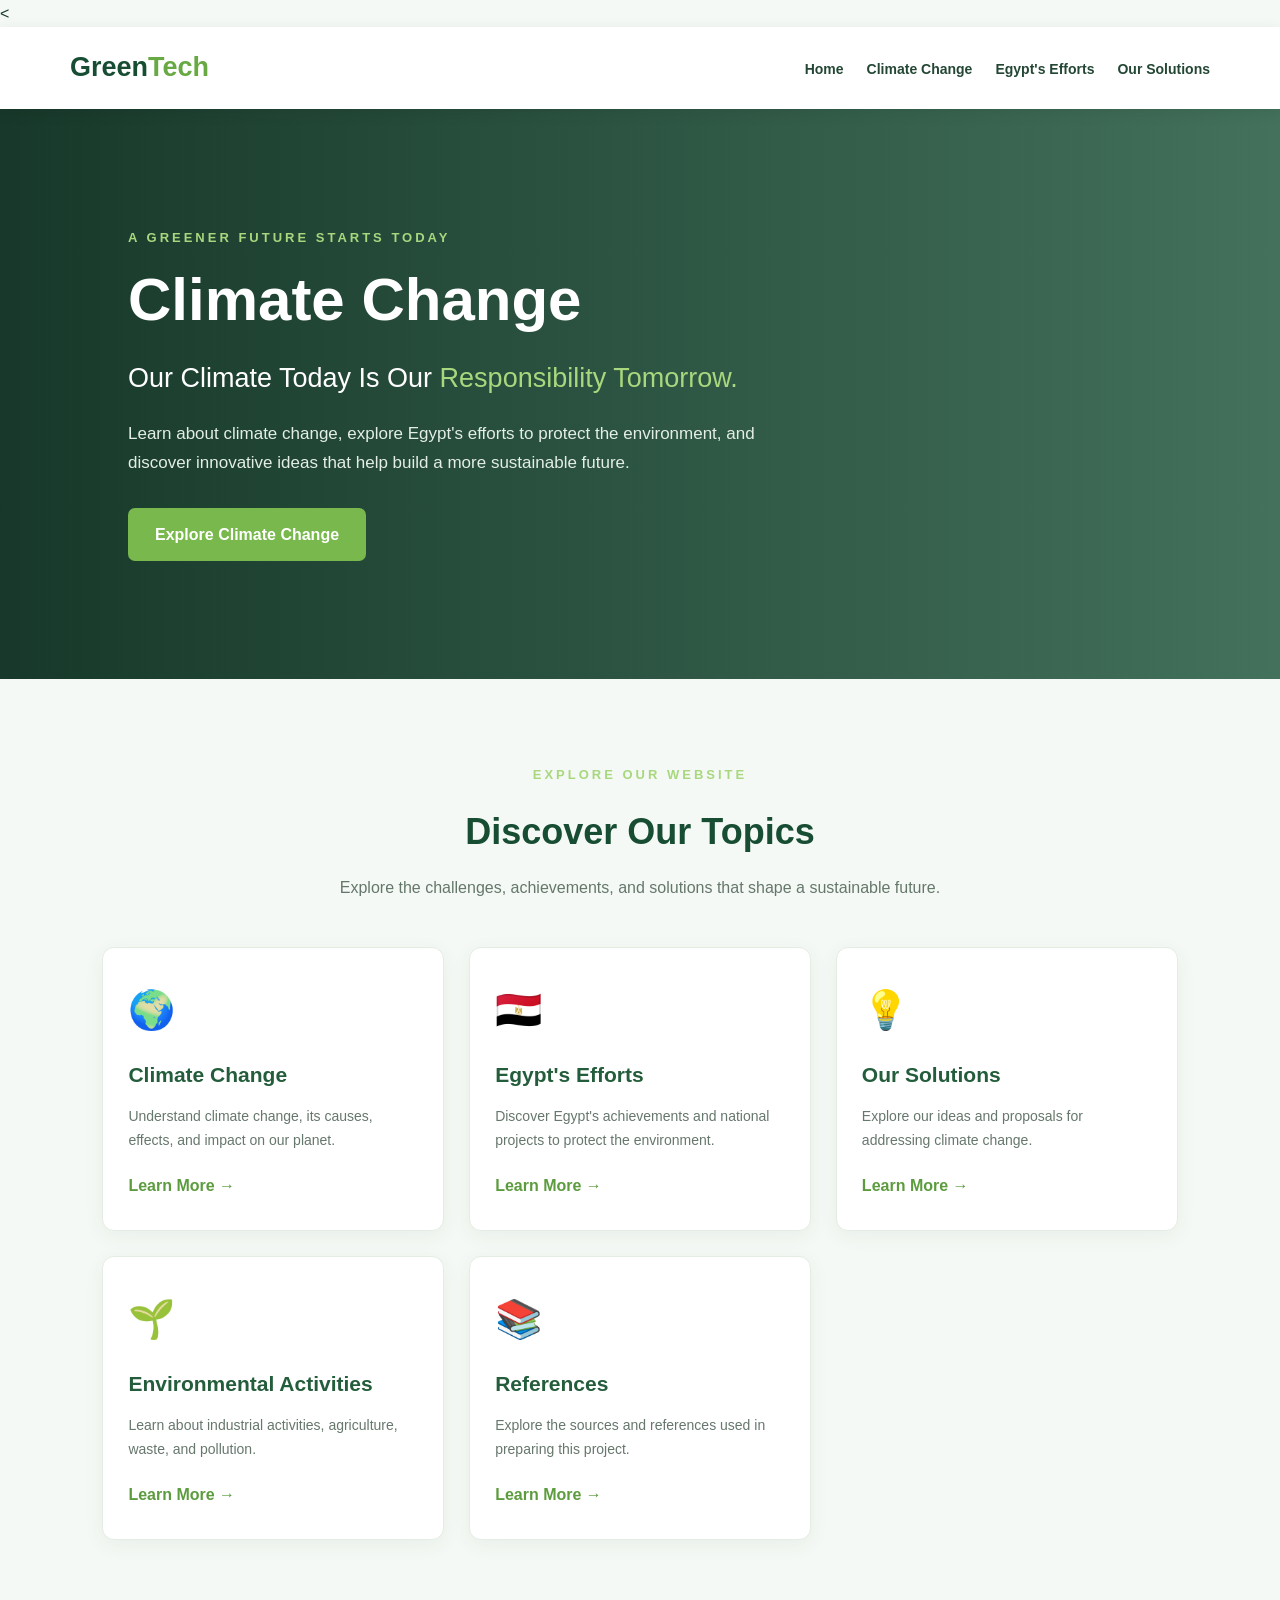
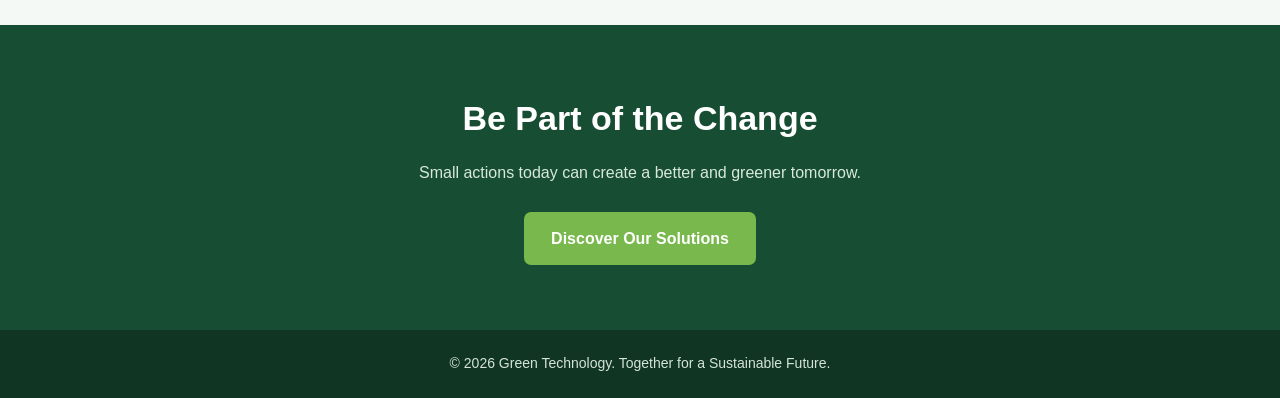
<file: index.html>
<
<!DOCTYPE html>
<html lang="en">

<head>
    <meta charset="UTF-8">
    <meta name="viewport" content="width=device-width, initial-scale=1.0">

    <title>Green Technology | Climate Change</title>

    <link rel="stylesheet" href="style.css">
</head>

<body>
    <!-- Navigation Bar -->
    <header>
        <nav class="navbar">
            <a href="index.html" class="logo">
                Green<span>Tech</span>
            </a>

            <ul class="nav-links" id="navLinks">
                <li><a href="index.html">Home</a></li>
                <li><a href="index1.html">Climate Change</a></li>
                <li><a href="index2.html">Egypt's Efforts</a></li>
                <li><a href="index3.html">Our Solutions</a></li>
                
            </ul>

            <button class="menu-btn" id="menuBtn" aria-label="Open navigation">
                ☰
            </button>
        </nav>
    </header>

    <!-- Hero Section -->
    <main>

        <section class="hero">

            <div class="hero-content">

                <p class="subtitle">A GREENER FUTURE STARTS TODAY</p>

                <h1>Climate Change</h1>

                <h2>
                    Our Climate Today Is Our
                    <span>Responsibility Tomorrow.</span>
                </h2>

                <p class="description">
                    Learn about climate change, explore Egypt's efforts
                    to protect the environment, and discover innovative
                    ideas that help build a more sustainable future.
                </p>

                <a href="index1.html" class="main-btn">
                    Explore Climate Change
                </a>

            </div>

        </section>

        <!-- Website Sections -->
        <section class="sections" id="sections">

            <div class="section-heading">

                <p class="subtitle">EXPLORE OUR WEBSITE</p>

                <h2>Discover Our Topics</h2>

                <p>
                    Explore the challenges, achievements, and solutions
                    that shape a sustainable future.
                </p>

            </div>

            <div class="cards-container">

                <div class="card">
                    <div class="card-icon">🌍</div>
                    <h3>Climate Change</h3>
                    <p>
                        Understand climate change, its causes,
                        effects, and impact on our planet.
                    </p>
                    <a href="index1.html">Learn More →</a>
                </div>

                <div class="card">
                    <div class="card-icon">🇪🇬</div>
                    <h3>Egypt's Efforts</h3>
                    <p>
                        Discover Egypt's achievements and national
                        projects to protect the environment.
                    </p>
                    <a href="index2.html">Learn More →</a>
                </div>

                <div class="card">
                    <div class="card-icon">💡</div>
                    <h3>Our Solutions</h3>
                    <p>
                        Explore our ideas and proposals for
                        addressing climate change.
                    </p>
                    <a href="index3.html">Learn More →</a>
                </div>

                <div class="card">
                    <div class="card-icon">🌱</div>
                    <h3>Environmental Activities</h3>
                    <p>
                        Learn about industrial activities,
                        agriculture, waste, and pollution.
                    </p>
                    <a href="index4.html">Learn More →</a>
                </div>

                <div class="card">
                    <div class="card-icon">📚</div>
                    <h3>References</h3>
                    <p>
                        Explore the sources and references
                        used in preparing this project.
                    </p>
                    <a href="index5.html">Learn More →</a>
                </div>

            </div>

        </section>

        <!-- Call to Action -->
        <section class="cta">

            <h2>Be Part of the Change</h2>

            <p>
                Small actions today can create a better
                and greener tomorrow.
            </p>

            <a href="index3.html" class="main-btn">
                Discover Our Solutions
            </a>

        </section>

    </main>

    <!-- Footer -->
    <footer>
        <p>
            © <span id="year"></span> Green Technology.
            Together for a Sustainable Future.
        </p>
    </footer>

    <script src="script.js"></script>

</body>
</html>
</file>
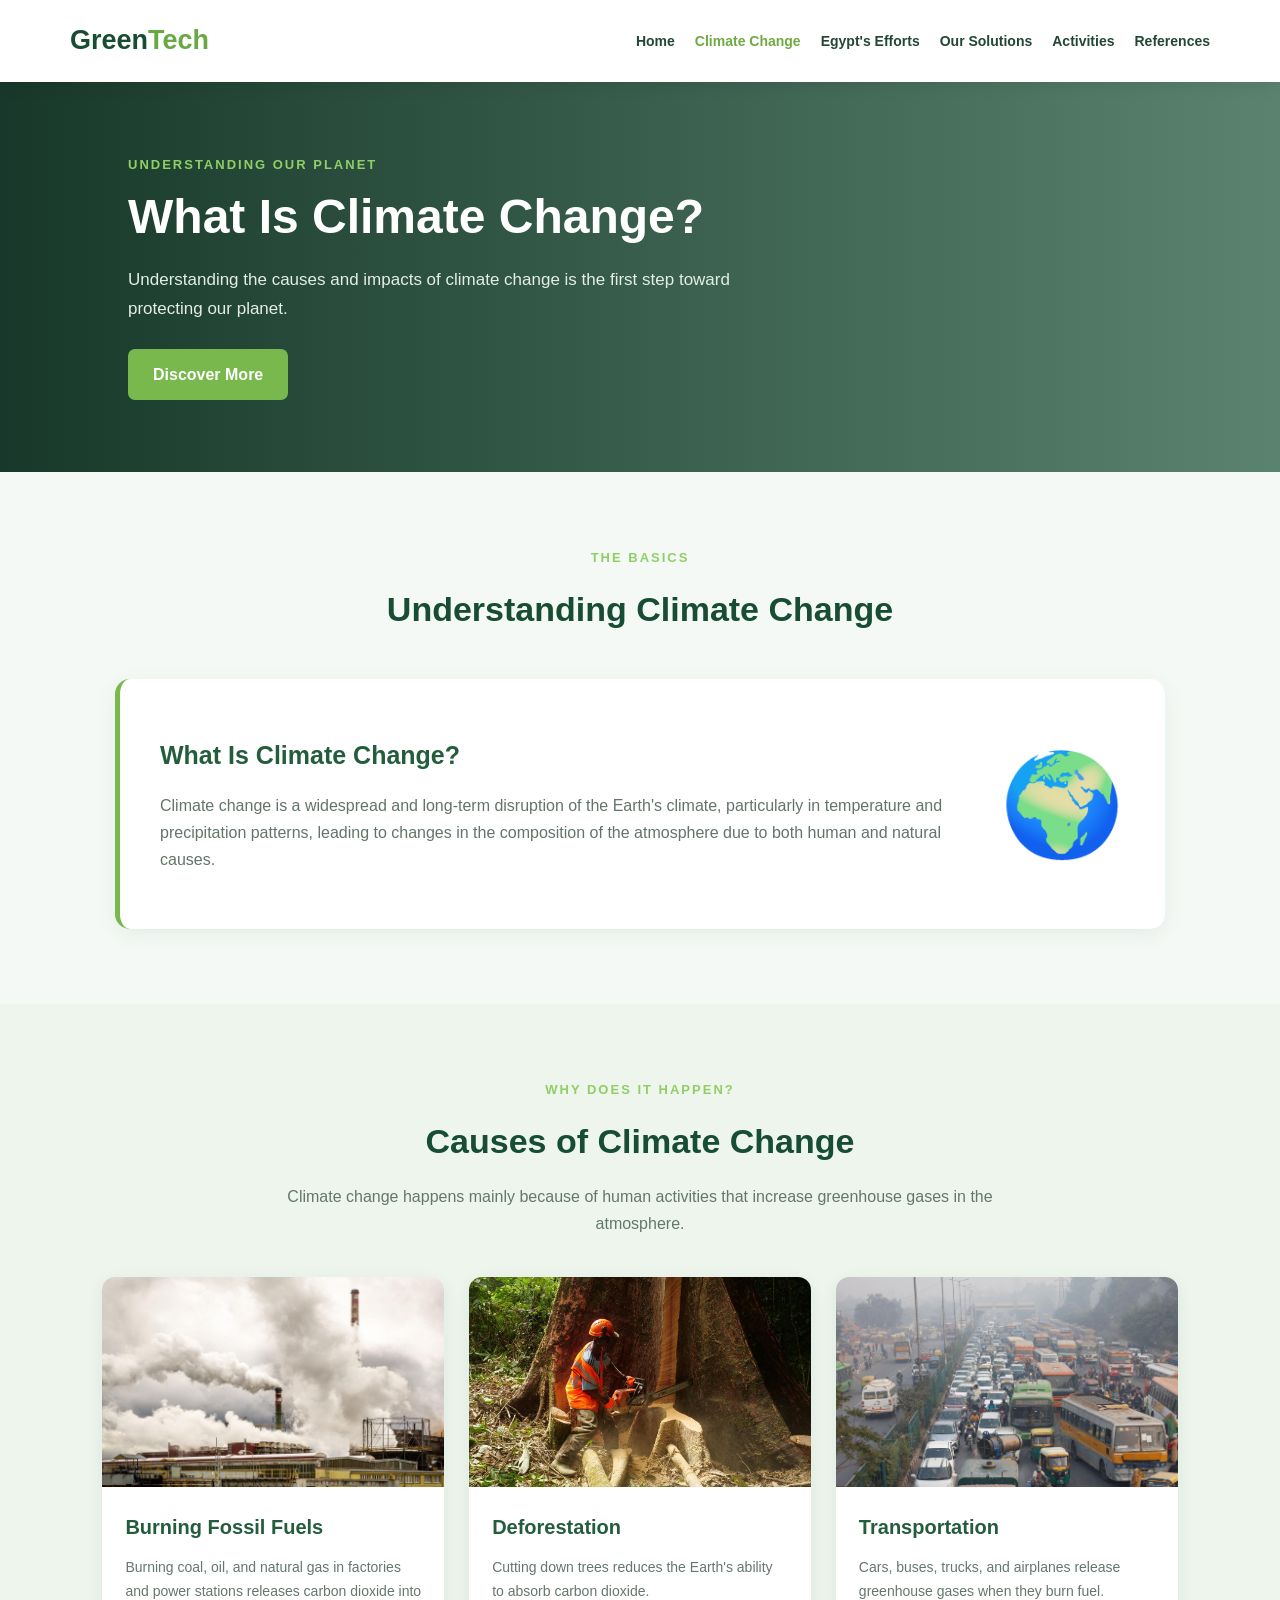
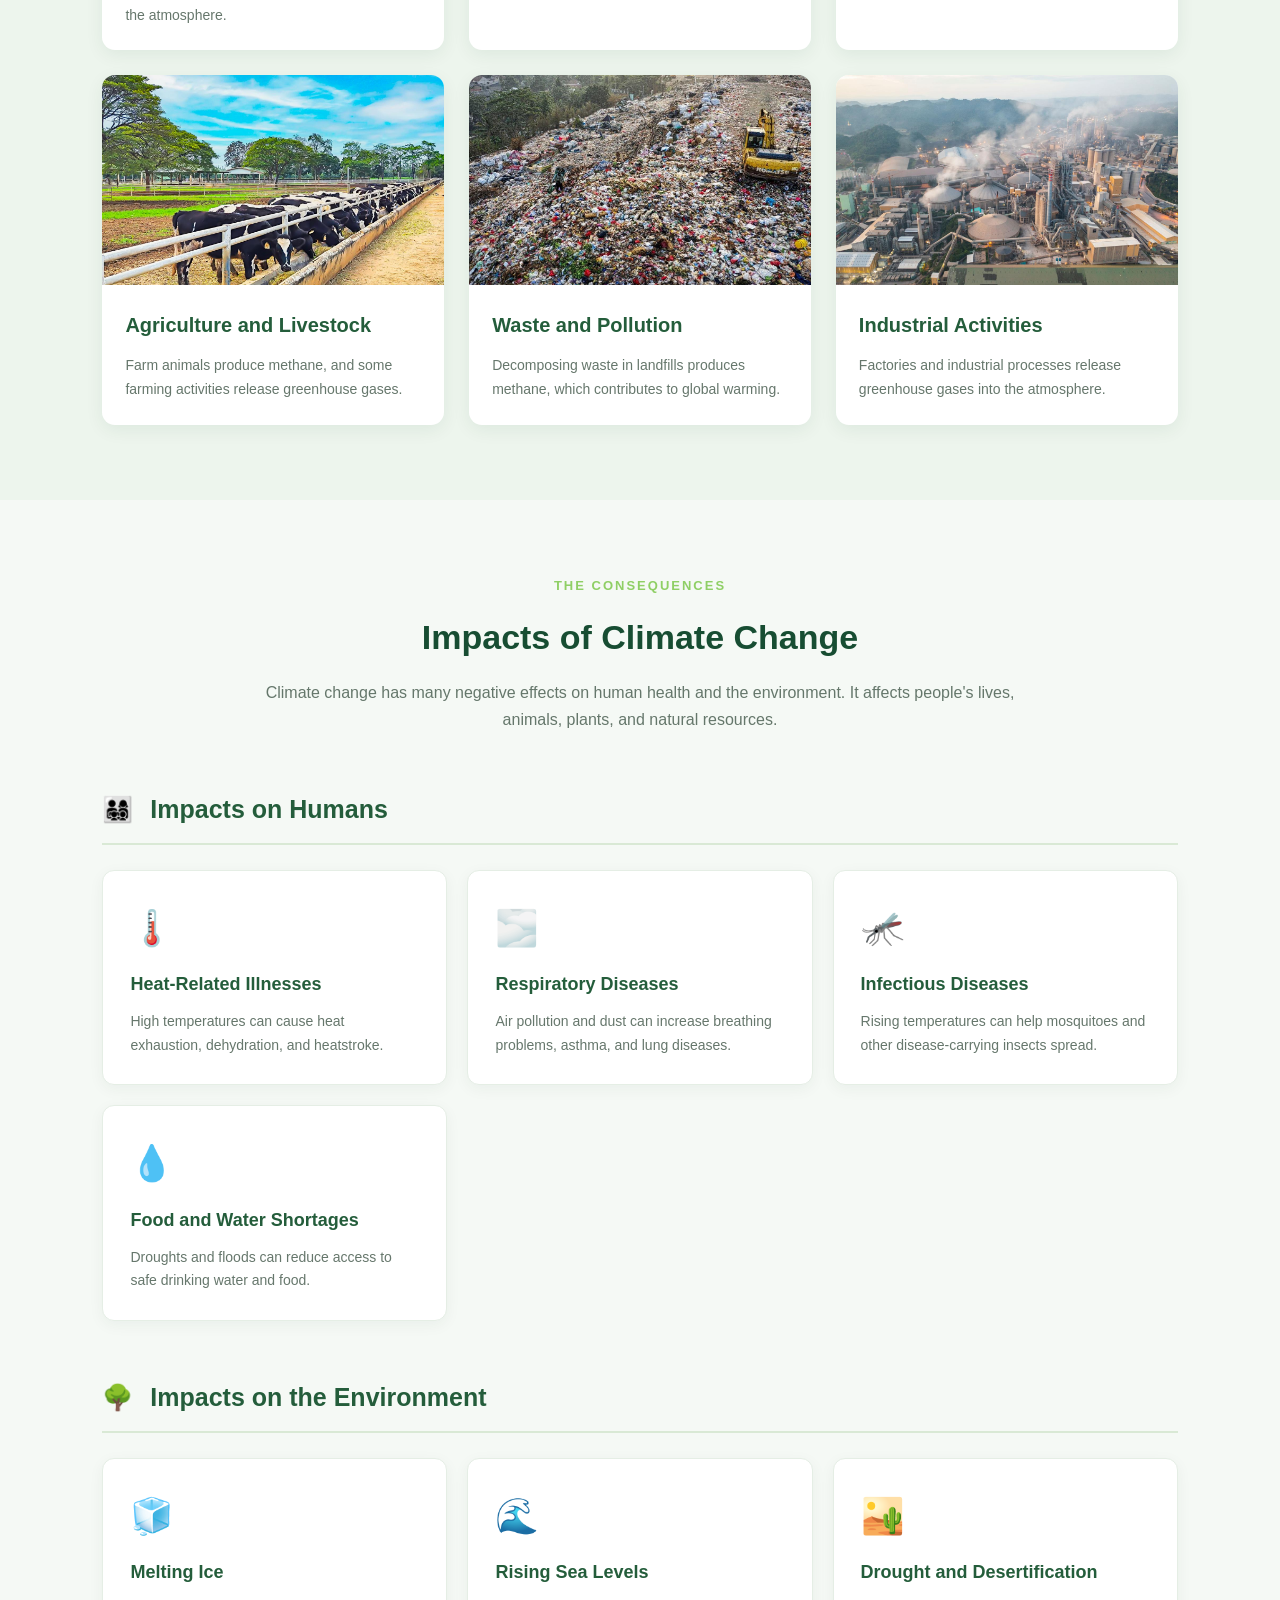
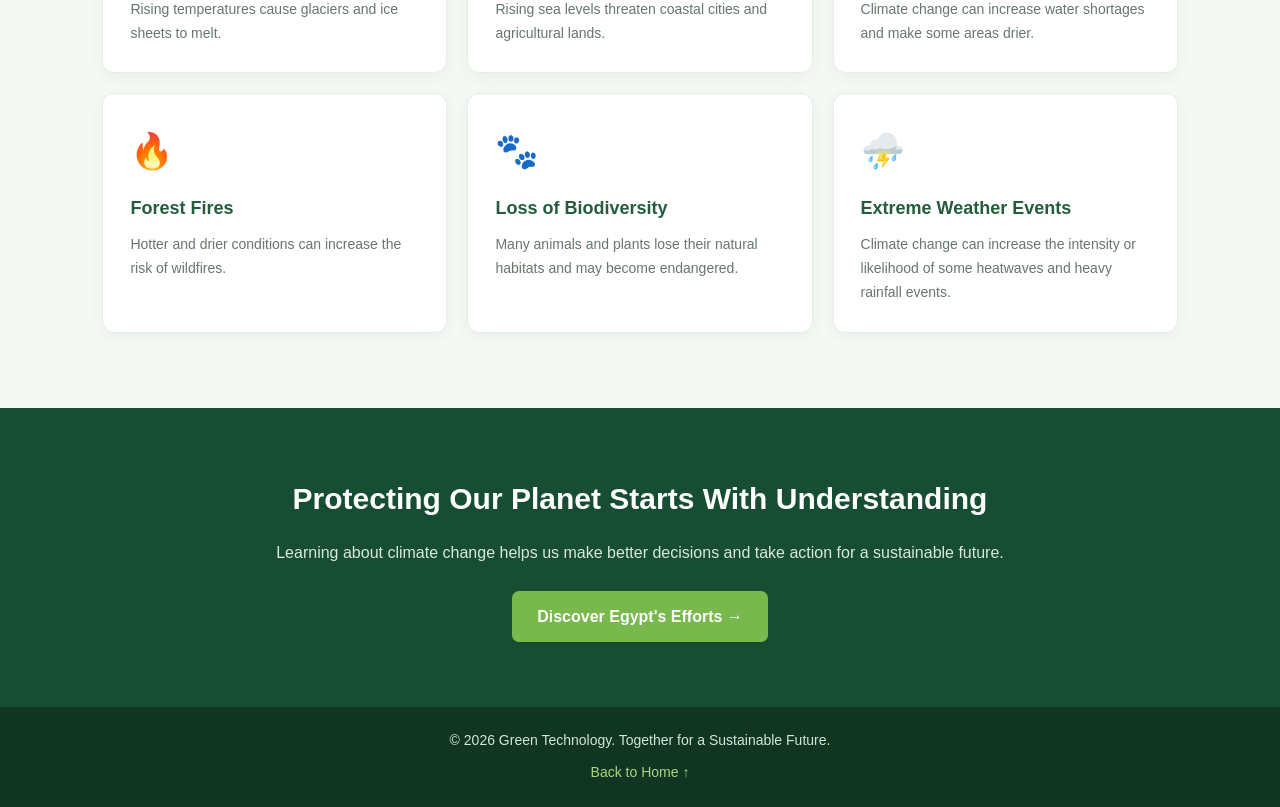
<file: index1.html>
<!DOCTYPE html>
<html lang="en">

<head>
    <meta charset="UTF-8">
    <meta name="viewport" content="width=device-width, initial-scale=1.0">

    <title>What Is Climate Change? | GreenTech</title>

    <link rel="stylesheet" href="style1.css">
</head>

<body>

    <!-- Navigation -->
    <header>
        <nav class="navbar">

            <a href="index.html" class="logo">
                Green<span>Tech</span>
            </a>

            <ul class="nav-links" id="navLinks">
                <li><a href="index.html">Home</a></li>
                <li><a href="index1.html" class="active">Climate Change</a></li>
                <li><a href="index2.html">Egypt's Efforts</a></li>
                <li><a href="index3.html">Our Solutions</a></li>
                <li><a href="index4.html">Activities</a></li>
                <li><a href="index5.html">References</a></li>
            </ul>

            <button class="menu-btn" id="menuBtn"
                aria-label="Open navigation">
                ☰
            </button>

        </nav>
    </header>


    <!-- Hero Section -->
    <section class="page-hero">

        <div class="hero-content">

            <p class="subtitle">UNDERSTANDING OUR PLANET</p>

            <h1>What Is Climate Change?</h1>

            <p>
                Understanding the causes and impacts of climate
                change is the first step toward protecting our planet.
            </p>

            <a href="#definition" class="main-btn">
                Discover More
            </a>

        </div>

    </section>


    <main>

        <!-- Definition Section -->
        <section class="definition section" id="definition">

            <div class="section-title">
                <p class="subtitle">THE BASICS</p>
                <h2>Understanding Climate Change</h2>
            </div>

            <div class="definition-box">

                <div class="definition-text">

                    <h3>What Is Climate Change?</h3>

                    <p>
                        Climate change is a widespread and long-term
                        disruption of the Earth's climate, particularly
                        in temperature and precipitation patterns,
                        leading to changes in the composition of the
                        atmosphere due to both human and natural causes.
                    </p>

                </div>

                <div class="definition-icon">
                    🌍
                </div>

            </div>

        </section>


        <!-- Causes Section -->
        <section class="causes section" id="causes">

            <div class="section-title">

                <p class="subtitle">WHY DOES IT HAPPEN?</p>

                <h2>Causes of Climate Change</h2>

                <p>
                    Climate change happens mainly because of human
                    activities that increase greenhouse gases
                    in the atmosphere.
                </p>

            </div>


            <div class="causes-grid">


                <!-- Cause 1 -->
                <article class="info-card">

                    <img
                        src="Burning of fossil foil.jpeg"
                        alt="Burning fossil fuels">

                    <div class="card-content">

                        <h3>Burning Fossil Fuels</h3>

                        <p>
                            Burning coal, oil, and natural gas in
                            factories and power stations releases
                            carbon dioxide into the atmosphere.
                        </p>

                    </div>

                </article>


                <!-- Cause 2 -->
                <article class="info-card">

                    <img
                        src="Deforestation.jpeg"
                        alt="Deforestation">

                    <div class="card-content">

                        <h3>Deforestation</h3>

                        <p>
                            Cutting down trees reduces the Earth's
                            ability to absorb carbon dioxide.
                        </p>

                    </div>

                </article>


                <!-- Cause 3 -->
                <article class="info-card">

                    <img
                        src="Transportation.jpeg"
                        alt="Transportation and traffic">

                    <div class="card-content">

                        <h3>Transportation</h3>

                        <p>
                            Cars, buses, trucks, and airplanes release
                            greenhouse gases when they burn fuel.
                        </p>

                    </div>

                </article>


                <!-- Cause 4 -->
                <article class="info-card">

                    <img
                        src="Agriculture and Livestock.jpeg"
                        alt="Agriculture and livestock">

                    <div class="card-content">

                        <h3>Agriculture and Livestock</h3>

                        <p>
                            Farm animals produce methane, and some
                            farming activities release greenhouse gases.
                        </p>

                    </div>

                </article>


                <!-- Cause 5 -->
                <article class="info-card">

                    <img
                        src="Waste and Pollution.jpeg"
                        alt="Waste and pollution">

                    <div class="card-content">

                        <h3>Waste and Pollution</h3>

                        <p>
                            Decomposing waste in landfills produces
                            methane, which contributes to global warming.
                        </p>

                    </div>

                </article>


                <!-- Cause 6 -->
                <article class="info-card">

                    <img
                        src="Industrial Activities.jpeg"
                        alt="Industrial activities">

                    <div class="card-content">

                        <h3>Industrial Activities</h3>

                        <p>
                            Factories and industrial processes release
                            greenhouse gases into the atmosphere.
                        </p>

                    </div>

                </article>

            </div>

        </section>


        <!-- Impacts Section -->
        <section class="impacts section" id="impacts">

            <div class="section-title">

                <p class="subtitle">THE CONSEQUENCES</p>

                <h2>Impacts of Climate Change</h2>

                <p>
                    Climate change has many negative effects on
                    human health and the environment. It affects
                    people's lives, animals, plants, and natural resources.
                </p>

            </div>


            <!-- Human Impacts -->
            <div class="impact-category">

                <h3 class="category-title">
                    <span>👨‍👩‍👧‍👦</span>
                    Impacts on Humans
                </h3>

                <div class="impact-grid">

                    <article class="impact-card">

                        <span class="impact-icon">🌡️</span>

                        <h4>Heat-Related Illnesses</h4>

                        <p>
                            High temperatures can cause heat exhaustion,
                            dehydration, and heatstroke.
                        </p>

                    </article>


                    <article class="impact-card">

                        <span class="impact-icon">🌫️</span>

                        <h4>Respiratory Diseases</h4>

                        <p>
                            Air pollution and dust can increase
                            breathing problems, asthma, and lung diseases.
                        </p>

                    </article>


                    <article class="impact-card">

                        <span class="impact-icon">🦟</span>

                        <h4>Infectious Diseases</h4>

                        <p>
                            Rising temperatures can help mosquitoes
                            and other disease-carrying insects spread.
                        </p>

                    </article>


                    <article class="impact-card">

                        <span class="impact-icon">💧</span>

                        <h4>Food and Water Shortages</h4>

                        <p>
                            Droughts and floods can reduce access
                            to safe drinking water and food.
                        </p>

                    </article>

                </div>

            </div>


            <!-- Environmental Impacts -->
            <div class="impact-category">

                <h3 class="category-title">
                    <span>🌳</span>
                    Impacts on the Environment
                </h3>

                <div class="impact-grid">

                    <article class="impact-card">

                        <span class="impact-icon">🧊</span>

                        <h4>Melting Ice</h4>

                        <p>
                            Rising temperatures cause glaciers
                            and ice sheets to melt.
                        </p>

                    </article>


                    <article class="impact-card">

                        <span class="impact-icon">🌊</span>

                        <h4>Rising Sea Levels</h4>

                        <p>
                            Rising sea levels threaten coastal cities
                            and agricultural lands.
                        </p>

                    </article>


                    <article class="impact-card">

                        <span class="impact-icon">🏜️</span>

                        <h4>Drought and Desertification</h4>

                        <p>
                            Climate change can increase water shortages
                            and make some areas drier.
                        </p>

                    </article>


                    <article class="impact-card">

                        <span class="impact-icon">🔥</span>

                        <h4>Forest Fires</h4>

                        <p>
                            Hotter and drier conditions can increase
                            the risk of wildfires.
                        </p>

                    </article>


                    <article class="impact-card">

                        <span class="impact-icon">🐾</span>

                        <h4>Loss of Biodiversity</h4>

                        <p>
                            Many animals and plants lose their natural
                            habitats and may become endangered.
                        </p>

                    </article>


                    <article class="impact-card">

                        <span class="impact-icon">⛈️</span>

                        <h4>Extreme Weather Events</h4>

                        <p>
                            Climate change can increase the intensity
                            or likelihood of some heatwaves and
                            heavy rainfall events.
                        </p>

                    </article>

                </div>

            </div>

        </section>


        <!-- Conclusion -->
        <section class="conclusion">

            <h2>Protecting Our Planet Starts With Understanding</h2>

            <p>
                Learning about climate change helps us make better
                decisions and take action for a sustainable future.
            </p>

            <a href="index2.html" class="main-btn">
                Discover Egypt's Efforts →
            </a>

        </section>

    </main>


    <!-- Footer -->
    <footer>

        <p>
            © <span id="year"></span> Green Technology.
            Together for a Sustainable Future.
        </p>

        <a href="index.html">Back to Home ↑</a>

    </footer>


    <script src="script1.js"></script>
</body>
</html>
</file>
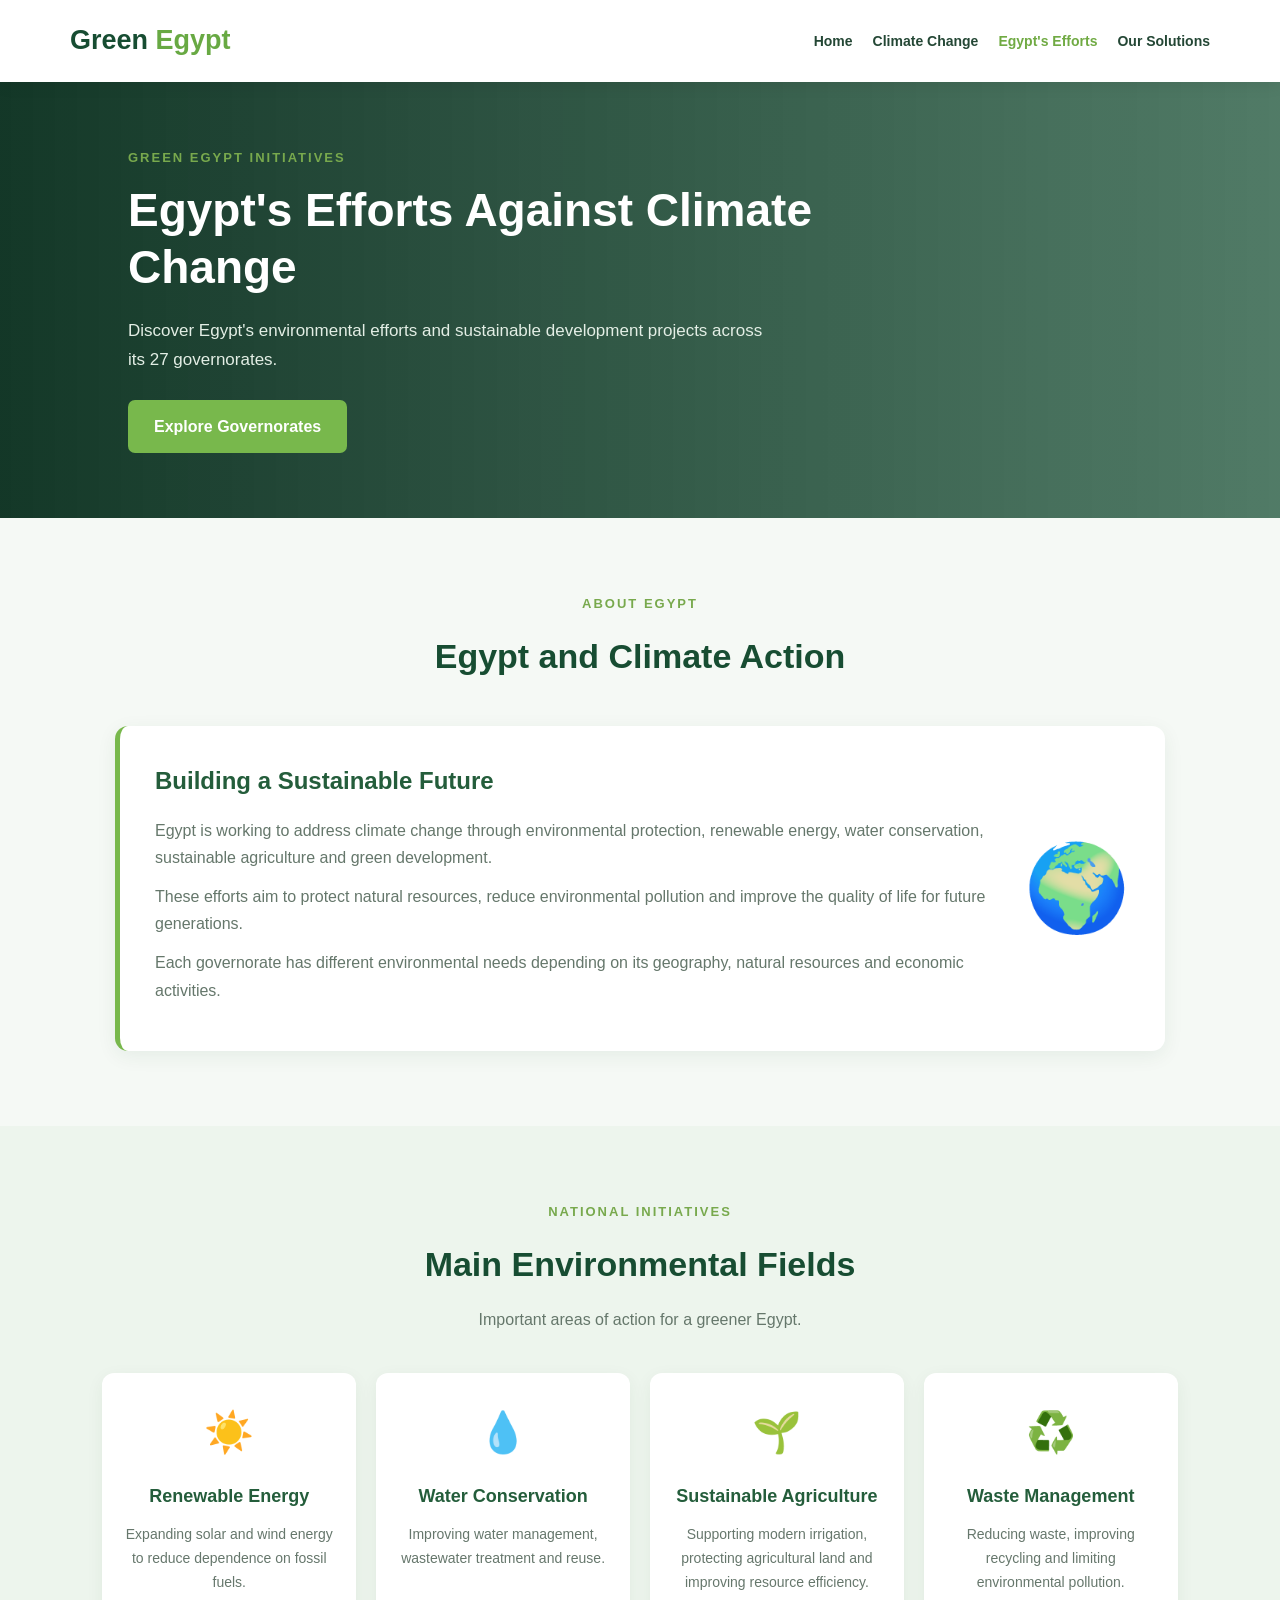
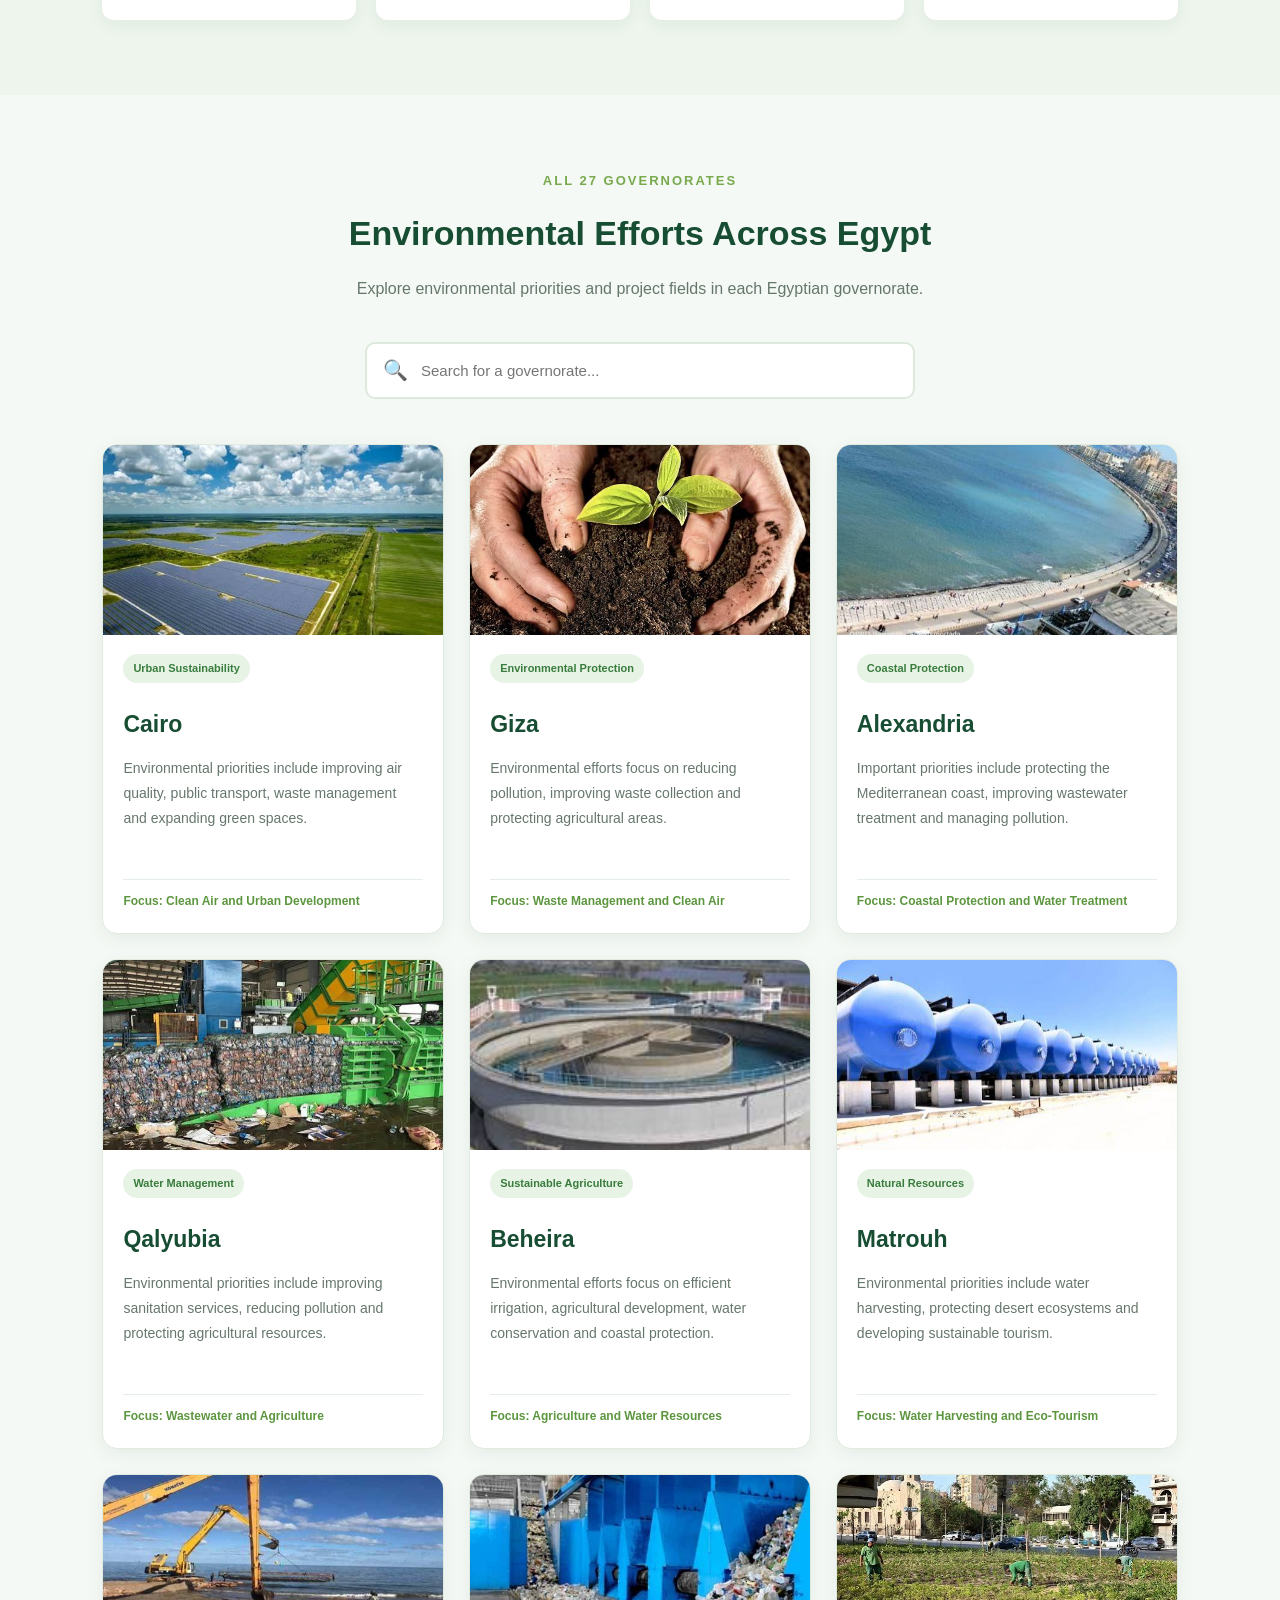
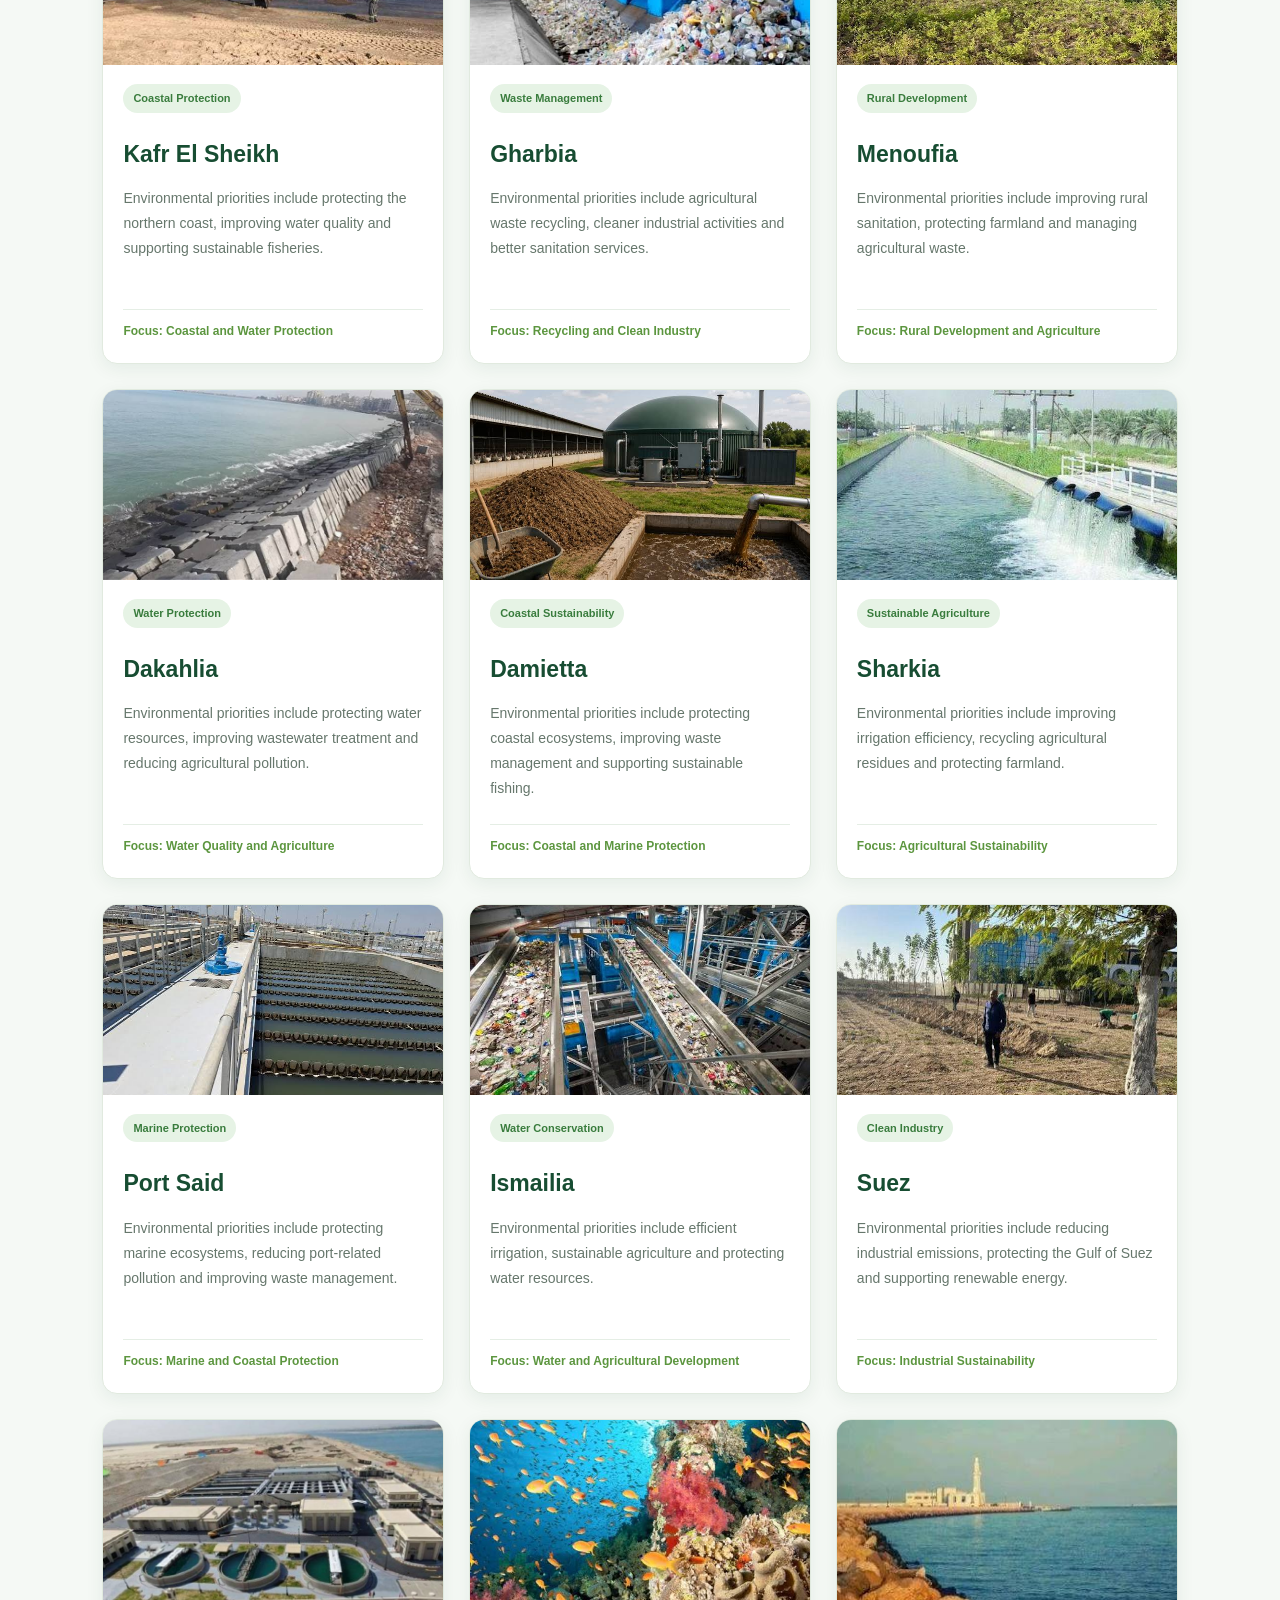
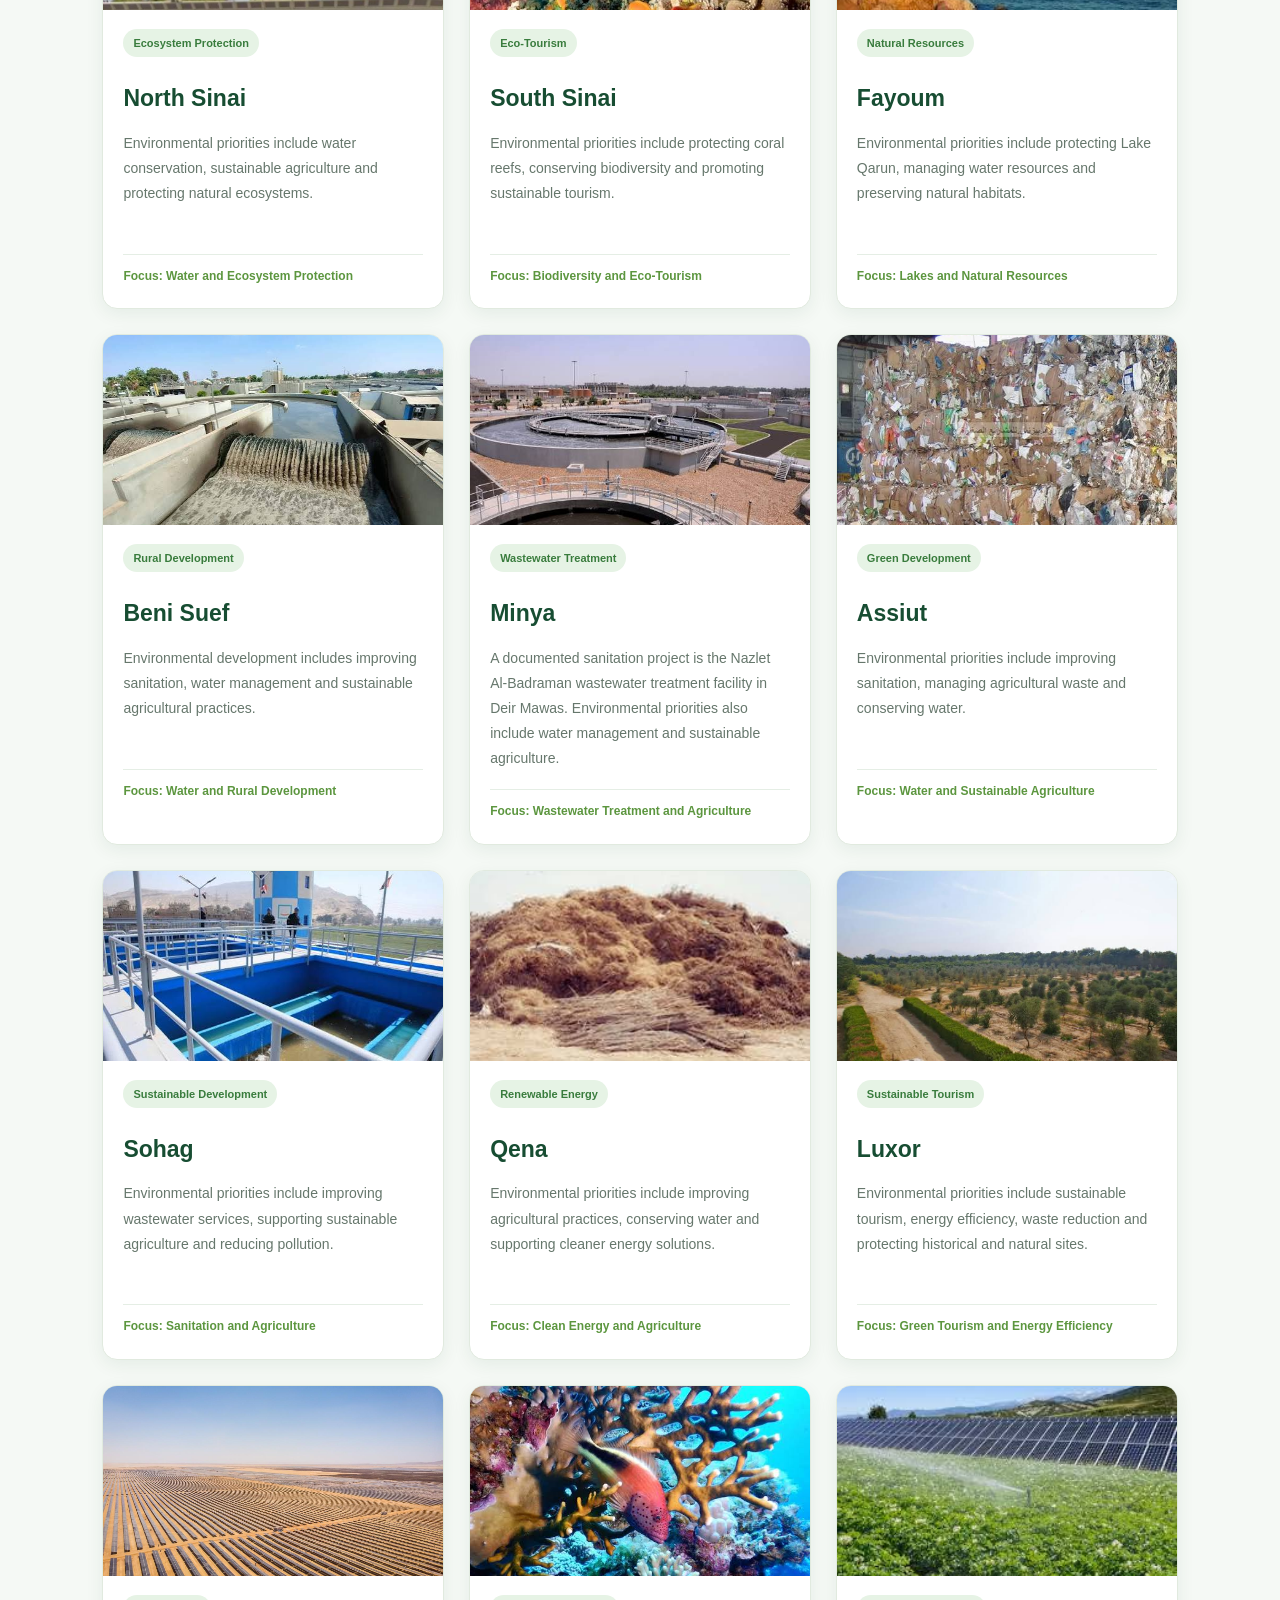
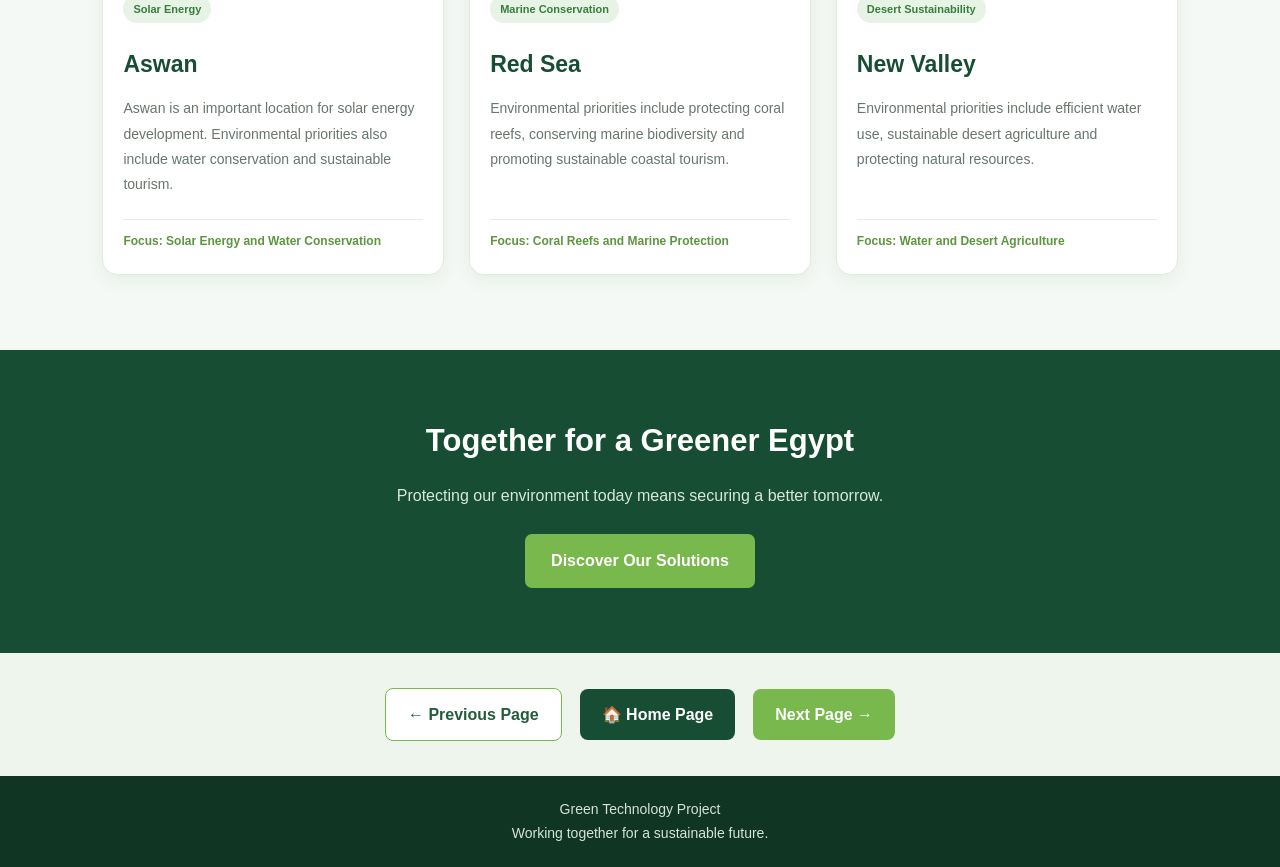
<file: index2.html>
<!DOCTYPE html>
<html lang="en">

<head>
    <meta charset="UTF-8">

    <meta name="viewport"
          content="width=device-width, initial-scale=1.0">

    <title>Egypt's Green Efforts | Green Technology</title>

    <!-- CSS FILE -->
    <link rel="stylesheet" href="style2.css">

</head>

<body>

    <!-- NAVIGATION BAR -->

    <header>

        <nav class="navbar">

            <a href="index.html" class="logo">
                Green <span>Egypt</span>
            </a>

            <button class="menu-btn"
                    id="menuBtn"
                    aria-label="Open menu">
                ☰
            </button>

            <ul class="nav-links" id="navLinks">

                <li>
                    <a href="index.html">Home</a>
                </li>

                <li>
                    <a href="index1.html">Climate Change</a>
                </li>

                <li>
                    <a href="index2.html" class="active">
                        Egypt's Efforts
                    </a>
                </li>

                <li>
                    <a href="index3.html">Our Solutions</a>
                </li>

            </ul>

        </nav>

    </header>


    <!-- HERO SECTION -->

    <section class="hero">

        <div class="hero-content">

            <p class="subtitle">
                GREEN EGYPT INITIATIVES
            </p>

            <h1>
                Egypt's Efforts Against Climate Change
            </h1>

            <p>
                Discover Egypt's environmental efforts
                and sustainable development projects
                across its 27 governorates.
            </p>

            <a href="#governorates" class="main-btn">
                Explore Governorates
            </a>

        </div>

    </section>


    <!-- INTRODUCTION -->

    <section class="section introduction">

        <div class="section-title">

            <p class="subtitle">ABOUT EGYPT</p>

            <h2>
                Egypt and Climate Action
            </h2>

        </div>

        <div class="intro-box">

            <div class="intro-text">

                <h3>
                    Building a Sustainable Future
                </h3>

                <p>
                    Egypt is working to address climate change
                    through environmental protection,
                    renewable energy, water conservation,
                    sustainable agriculture and green development.
                </p>

                <p>
                    These efforts aim to protect natural resources,
                    reduce environmental pollution and improve
                    the quality of life for future generations.
                </p>

                <p>
                    Each governorate has different environmental
                    needs depending on its geography,
                    natural resources and economic activities.
                </p>

            </div>

            <div class="intro-icon">
                🌍
            </div>

        </div>

    </section>


    <!-- MAIN ENVIRONMENTAL INITIATIVES -->

    <section class="section initiatives">

        <div class="section-title">

            <p class="subtitle">NATIONAL INITIATIVES</p>

            <h2>
                Main Environmental Fields
            </h2>

            <p>
                Important areas of action for a greener Egypt.
            </p>

        </div>


        <div class="initiative-grid">

            <div class="initiative-card">

                <span class="initiative-icon">☀️</span>

                <h3>Renewable Energy</h3>

                <p>
                    Expanding solar and wind energy
                    to reduce dependence on fossil fuels.
                </p>

            </div>


            <div class="initiative-card">

                <span class="initiative-icon">💧</span>

                <h3>Water Conservation</h3>

                <p>
                    Improving water management,
                    wastewater treatment and reuse.
                </p>

            </div>


            <div class="initiative-card">

                <span class="initiative-icon">🌱</span>

                <h3>Sustainable Agriculture</h3>

                <p>
                    Supporting modern irrigation,
                    protecting agricultural land
                    and improving resource efficiency.
                </p>

            </div>


            <div class="initiative-card">

                <span class="initiative-icon">♻️</span>

                <h3>Waste Management</h3>

                <p>
                    Reducing waste, improving recycling
                    and limiting environmental pollution.
                </p>

            </div>

        </div>

    </section>


    <!-- GOVERNORATES SECTION -->

    <section class="section governorates"
             id="governorates">

        <div class="section-title">

            <p class="subtitle">ALL 27 GOVERNORATES</p>

            <h2>
                Environmental Efforts Across Egypt
            </h2>

            <p>
                Explore environmental priorities and
                project fields in each Egyptian governorate.
            </p>

        </div>


        <!-- SEARCH BAR -->

        <div class="search-container">

            <span>🔍</span>

            <input
                type="text"
                id="searchInput"
                placeholder="Search for a governorate..."
                aria-label="Search governorates">

        </div>


        <!-- GOVERNORATES CARDS -->

        <div class="governorate-grid">


            <!-- 1 CAIRO -->

            <div class="governorate-card"
                 data-name="cairo">

                <img src="cairo.jpg"
                     alt="Cairo Governorate">

                <span class="status">
                    Urban Sustainability
                </span>

                <h3>Cairo</h3>

                <p>
                    Environmental priorities include
                    improving air quality, public transport,
                    waste management and expanding green spaces.
                </p>

                <small>
                    Focus: Clean Air and Urban Development
                </small>

            </div>


            <!-- 2 GIZA -->

            <div class="governorate-card"
                 data-name="giza">

                <img src="Giza.jpg"
                     alt="Giza Governorate">

                <span class="status">
                    Environmental Protection
                </span>

                <h3>Giza</h3>

                <p>
                    Environmental efforts focus on reducing
                    pollution, improving waste collection
                    and protecting agricultural areas.
                </p>

                <small>
                    Focus: Waste Management and Clean Air
                </small>

            </div>


            <!-- 3 ALEXANDRIA -->

            <div class="governorate-card"
                 data-name="alexandria">

                <img src="Alex.jpg"
                     alt="Alexandria Governorate">

                <span class="status">
                    Coastal Protection
                </span>

                <h3>Alexandria</h3>

                <p>
                    Important priorities include protecting
                    the Mediterranean coast, improving
                    wastewater treatment and managing pollution.
                </p>

                <small>
                    Focus: Coastal Protection and Water Treatment
                </small>

            </div>


            <!-- 4 QALYUBIA -->

            <div class="governorate-card"
                 data-name="qalyubia">

                <img src="Qalyubia.jpg"
                     alt="Qalyubia Governorate">

                <span class="status">
                    Water Management
                </span>

                <h3>Qalyubia</h3>

                <p>
                    Environmental priorities include improving
                    sanitation services, reducing pollution
                    and protecting agricultural resources.
                </p>

                <small>
                    Focus: Wastewater and Agriculture
                </small>

            </div>


            <!-- 5 BEHEIRA -->

            <div class="governorate-card"
                 data-name="beheira">

                <img src="Beheira.jpg"
                     alt="Beheira Governorate">

                <span class="status">
                    Sustainable Agriculture
                </span>

                <h3>Beheira</h3>

                <p>
                    Environmental efforts focus on efficient
                    irrigation, agricultural development,
                    water conservation and coastal protection.
                </p>

                <small>
                    Focus: Agriculture and Water Resources
                </small>

            </div>


            <!-- 6 MATROUH -->

            <div class="governorate-card"
                 data-name="matrouh">

                <img src="Matrouh.jpg"
                     alt="Matrouh Governorate">

                <span class="status">
                    Natural Resources
                </span>

                <h3>Matrouh</h3>

                <p>
                    Environmental priorities include water
                    harvesting, protecting desert ecosystems
                    and developing sustainable tourism.
                </p>

                <small>
                    Focus: Water Harvesting and Eco-Tourism
                </small>

            </div>


            <!-- 7 KAFR EL SHEIKH -->

            <div class="governorate-card"
                 data-name="kafr el sheikh">

                <img src="Kafr El-Sheikh.jpg"
                     alt="Kafr El Sheikh Governorate">

                <span class="status">
                    Coastal Protection
                </span>

                <h3>Kafr El Sheikh</h3>

                <p>
                    Environmental priorities include
                    protecting the northern coast,
                    improving water quality and supporting
                    sustainable fisheries.
                </p>

                <small>
                    Focus: Coastal and Water Protection
                </small>

            </div>


            <!-- 8 GHARBIA -->

            <div class="governorate-card"
                 data-name="gharbia">

                <img src="Gharbia.jpg"
                     alt="Gharbia Governorate">

                <span class="status">
                    Waste Management
                </span>

                <h3>Gharbia</h3>

                <p>
                    Environmental priorities include
                    agricultural waste recycling,
                    cleaner industrial activities
                    and better sanitation services.
                </p>

                <small>
                    Focus: Recycling and Clean Industry
                </small>

            </div>


            <!-- 9 MENOUFIA -->

            <div class="governorate-card"
                 data-name="menoufia">

                <img src="Munofia.jpg"
                     alt="Menoufia Governorate">

                <span class="status">
                    Rural Development
                </span>

                <h3>Menoufia</h3>

                <p>
                    Environmental priorities include
                    improving rural sanitation,
                    protecting farmland and managing
                    agricultural waste.
                </p>

                <small>
                    Focus: Rural Development and Agriculture
                </small>

            </div>


            <!-- 10 DAKAHLIA -->

            <div class="governorate-card"
                 data-name="dakahlia">

                <img src="Dakahlia.jpg"
                     alt="Dakahlia Governorate">

                <span class="status">
                    Water Protection
                </span>

                <h3>Dakahlia</h3>

                <p>
                    Environmental priorities include
                    protecting water resources,
                    improving wastewater treatment
                    and reducing agricultural pollution.
                </p>

                <small>
                    Focus: Water Quality and Agriculture
                </small>

            </div>


            <!-- 11 DAMIETTA -->

            <div class="governorate-card"
                 data-name="damietta">

                <img src="Demiatte.jpg"
                     alt="Damietta Governorate">

                <span class="status">
                    Coastal Sustainability
                </span>

                <h3>Damietta</h3>

                <p>
                    Environmental priorities include
                    protecting coastal ecosystems,
                    improving waste management
                    and supporting sustainable fishing.
                </p>

                <small>
                    Focus: Coastal and Marine Protection
                </small>

            </div>


            <!-- 12 SHARKIA -->

            <div class="governorate-card"
                 data-name="sharkia">

                <img src="Sharqia.jpg"
                     alt="Sharkia Governorate">

                <span class="status">
                    Sustainable Agriculture
                </span>

                <h3>Sharkia</h3>

                <p>
                    Environmental priorities include
                    improving irrigation efficiency,
                    recycling agricultural residues
                    and protecting farmland.
                </p>

                <small>
                    Focus: Agricultural Sustainability
                </small>

            </div>


            <!-- 13 PORT SAID -->

            <div class="governorate-card"
                 data-name="port said">

                <img src="Port Said.jpg"
                     alt="Port Said Governorate">

                <span class="status">
                    Marine Protection
                </span>

                <h3>Port Said</h3>

                <p>
                    Environmental priorities include
                    protecting marine ecosystems,
                    reducing port-related pollution
                    and improving waste management.
                </p>

                <small>
                    Focus: Marine and Coastal Protection
                </small>

            </div>


            <!-- 14 ISMAILIA -->

            <div class="governorate-card"
                 data-name="ismailia">

                <img src="Ismailia.jpg"
                     alt="Ismailia Governorate">

                <span class="status">
                    Water Conservation
                </span>

                <h3>Ismailia</h3>

                <p>
                    Environmental priorities include
                    efficient irrigation, sustainable
                    agriculture and protecting water resources.
                </p>

                <small>
                    Focus: Water and Agricultural Development
                </small>

            </div>


            <!-- 15 SUEZ -->

            <div class="governorate-card"
                 data-name="suez">

                <img src="Suez.jpg"
                     alt="Suez Governorate">

                <span class="status">
                    Clean Industry
                </span>

                <h3>Suez</h3>

                <p>
                    Environmental priorities include
                    reducing industrial emissions,
                    protecting the Gulf of Suez
                    and supporting renewable energy.
                </p>

                <small>
                    Focus: Industrial Sustainability
                </small>

            </div>


            <!-- 16 NORTH SINAI -->

            <div class="governorate-card"
                 data-name="north sinai">

                <img src="North Sinai.jpg"
                     alt="North Sinai Governorate">

                <span class="status">
                    Ecosystem Protection
                </span>

                <h3>North Sinai</h3>

                <p>
                    Environmental priorities include
                    water conservation, sustainable
                    agriculture and protecting natural ecosystems.
                </p>

                <small>
                    Focus: Water and Ecosystem Protection
                </small>

            </div>


            <!-- 17 SOUTH SINAI -->

            <div class="governorate-card"
                 data-name="south sinai">

                <img src="South Sinai.jpg"
                     alt="South Sinai Governorate">

                <span class="status">
                    Eco-Tourism
                </span>

                <h3>South Sinai</h3>

                <p>
                    Environmental priorities include
                    protecting coral reefs, conserving
                    biodiversity and promoting sustainable tourism.
                </p>

                <small>
                    Focus: Biodiversity and Eco-Tourism
                </small>

            </div>


            <!-- 18 FAYOUM -->

            <div class="governorate-card"
                 data-name="fayoum">

                <img src="Al Fiuom.jpg"
                     alt="Fayoum Governorate">

                <span class="status">
                    Natural Resources
                </span>

                <h3>Fayoum</h3>

                <p>
                    Environmental priorities include
                    protecting Lake Qarun, managing
                    water resources and preserving natural habitats.
                </p>

                <small>
                    Focus: Lakes and Natural Resources
                </small>

            </div>


            <!-- 19 BENI SUEF -->

            <div class="governorate-card"
                 data-name="beni suef">

                <img src="BeniSuef.jpg"
                     alt="Beni Suef Governorate">

                <span class="status">
                    Rural Development
                </span>

                <h3>Beni Suef</h3>

                <p>
                    Environmental development includes
                    improving sanitation, water management
                    and sustainable agricultural practices.
                </p>

                <small>
                    Focus: Water and Rural Development
                </small>

            </div>


            <!-- 20 MINYA -->

            <div class="governorate-card"
                 data-name="minya">

                <img src="Minia.jpg"
                     alt="Minya Governorate">

                <span class="status">
                    Wastewater Treatment
                </span>

                <h3>Minya</h3>

                <p>
                    A documented sanitation project is the
                    Nazlet Al-Badraman wastewater treatment
                    facility in Deir Mawas.
                    Environmental priorities also include
                    water management and sustainable agriculture.
                </p>

                <small>
                    Focus: Wastewater Treatment and Agriculture
                </small>

            </div>


            <!-- 21 ASSIUT -->

            <div class="governorate-card"
                 data-name="assiut">

                <img src="Assiut.jpg"
                     alt="Assiut Governorate">

                <span class="status">
                    Green Development
                </span>

                <h3>Assiut</h3>

                <p>
                    Environmental priorities include
                    improving sanitation, managing
                    agricultural waste and conserving water.
                </p>

                <small>
                    Focus: Water and Sustainable Agriculture
                </small>

            </div>


            <!-- 22 SOHAG -->

            <div class="governorate-card"
                 data-name="sohag">

                <img src="Sohag.jpg"
                     alt="Sohag Governorate">

                <span class="status">
                    Sustainable Development
                </span>

                <h3>Sohag</h3>

                <p>
                    Environmental priorities include
                    improving wastewater services,
                    supporting sustainable agriculture
                    and reducing pollution.
                </p>

                <small>
                    Focus: Sanitation and Agriculture
                </small>

            </div>


            <!-- 23 QENA -->

            <div class="governorate-card"
                 data-name="qena">

                <img src="Qena.jpg"
                     alt="Qena Governorate">

                <span class="status">
                    Renewable Energy
                </span>

                <h3>Qena</h3>

                <p>
                    Environmental priorities include
                    improving agricultural practices,
                    conserving water and supporting
                    cleaner energy solutions.
                </p>

                <small>
                    Focus: Clean Energy and Agriculture
                </small>

            </div>


            <!-- 24 LUXOR -->

            <div class="governorate-card"
                 data-name="luxor">

                <img src="Luxor.jpg"
                     alt="Luxor Governorate">

                <span class="status">
                    Sustainable Tourism
                </span>

                <h3>Luxor</h3>

                <p>
                    Environmental priorities include
                    sustainable tourism, energy efficiency,
                    waste reduction and protecting
                    historical and natural sites.
                </p>

                <small>
                    Focus: Green Tourism and Energy Efficiency
                </small>

            </div>


            <!-- 25 ASWAN -->

            <div class="governorate-card"
                 data-name="aswan">

                <img src="Aswan.jpg"
                     alt="Aswan Governorate">

                <span class="status">
                    Solar Energy
                </span>

                <h3>Aswan</h3>

                <p>
                    Aswan is an important location
                    for solar energy development.
                    Environmental priorities also include
                    water conservation and sustainable tourism.
                </p>

                <small>
                    Focus: Solar Energy and Water Conservation
                </small>

            </div>


            <!-- 26 RED SEA -->

            <div class="governorate-card"
                 data-name="red sea">

                <img src="Red Sea.jpg"
                     alt="Red Sea Governorate">

                <span class="status">
                    Marine Conservation
                </span>

                <h3>Red Sea</h3>

                <p>
                    Environmental priorities include
                    protecting coral reefs, conserving
                    marine biodiversity and promoting
                    sustainable coastal tourism.
                </p>

                <small>
                    Focus: Coral Reefs and Marine Protection
                </small>

            </div>


            <!-- 27 NEW VALLEY -->

            <div class="governorate-card"
                 data-name="new valley">

                <img src="Al Wadi.jpg"
                     alt="New Valley Governorate">

                <span class="status">
                    Desert Sustainability
                </span>

                <h3>New Valley</h3>

                <p>
                    Environmental priorities include
                    efficient water use, sustainable
                    desert agriculture and protecting
                    natural resources.
                </p>

                <small>
                    Focus: Water and Desert Agriculture
                </small>

            </div>


        </div>


        <!-- NO RESULTS -->

        <p class="no-results" id="noResults">
            No governorates found. Try another name.
        </p>

    </section>


    <!-- CONCLUSION -->

    <section class="conclusion">

        <h2>
            Together for a Greener Egypt
        </h2>

        <p>
            Protecting our environment today
            means securing a better tomorrow.
        </p>

        <a href="index3.html" class="main-btn">
            Discover Our Solutions
        </a>

    </section>


    <!-- PAGE NAVIGATION -->

    <section class="page-navigation">

        <a href="index1.html"
           class="navigation-btn previous">
            ← Previous Page
        </a>

        <a href="index.html"
           class="navigation-btn home">
            🏠 Home Page
        </a>

        <a href="index3.html"
           class="navigation-btn next">
            Next Page →
        </a>

    </section>


    <!-- FOOTER -->

    <footer>

        <p>
            Green Technology Project
        </p>

        <p>
            Working together for a sustainable future.
        </p>

    </footer>


    <!-- JAVASCRIPT FILE -->

    <script src="script2.js"></script>


    <!-- MOBILE MENU -->

    <script>

        const menuBtn =
            document.getElementById("menuBtn");

        const navLinks =
            document.getElementById("navLinks");

        menuBtn.addEventListener("click", function () {

            navLinks.classList.toggle("active");

        });

    </script>

</body>

</html>
</file>
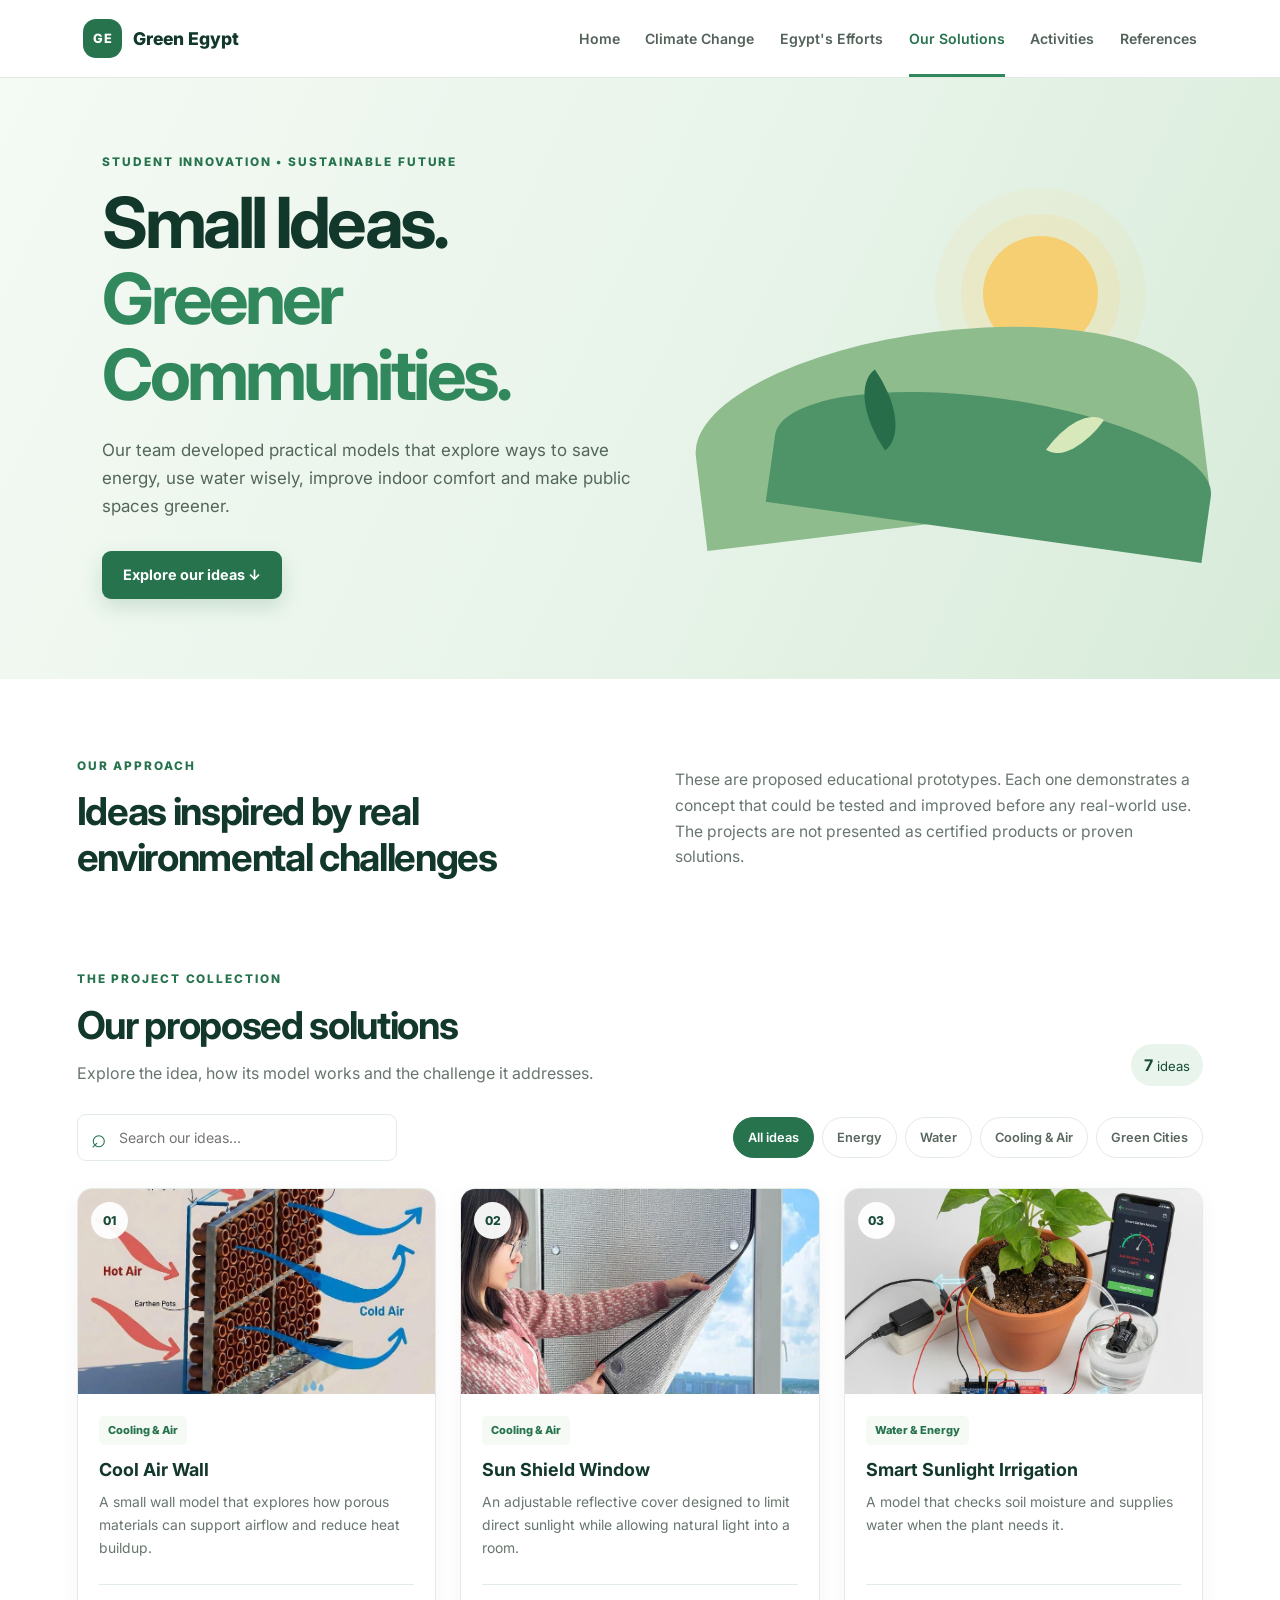
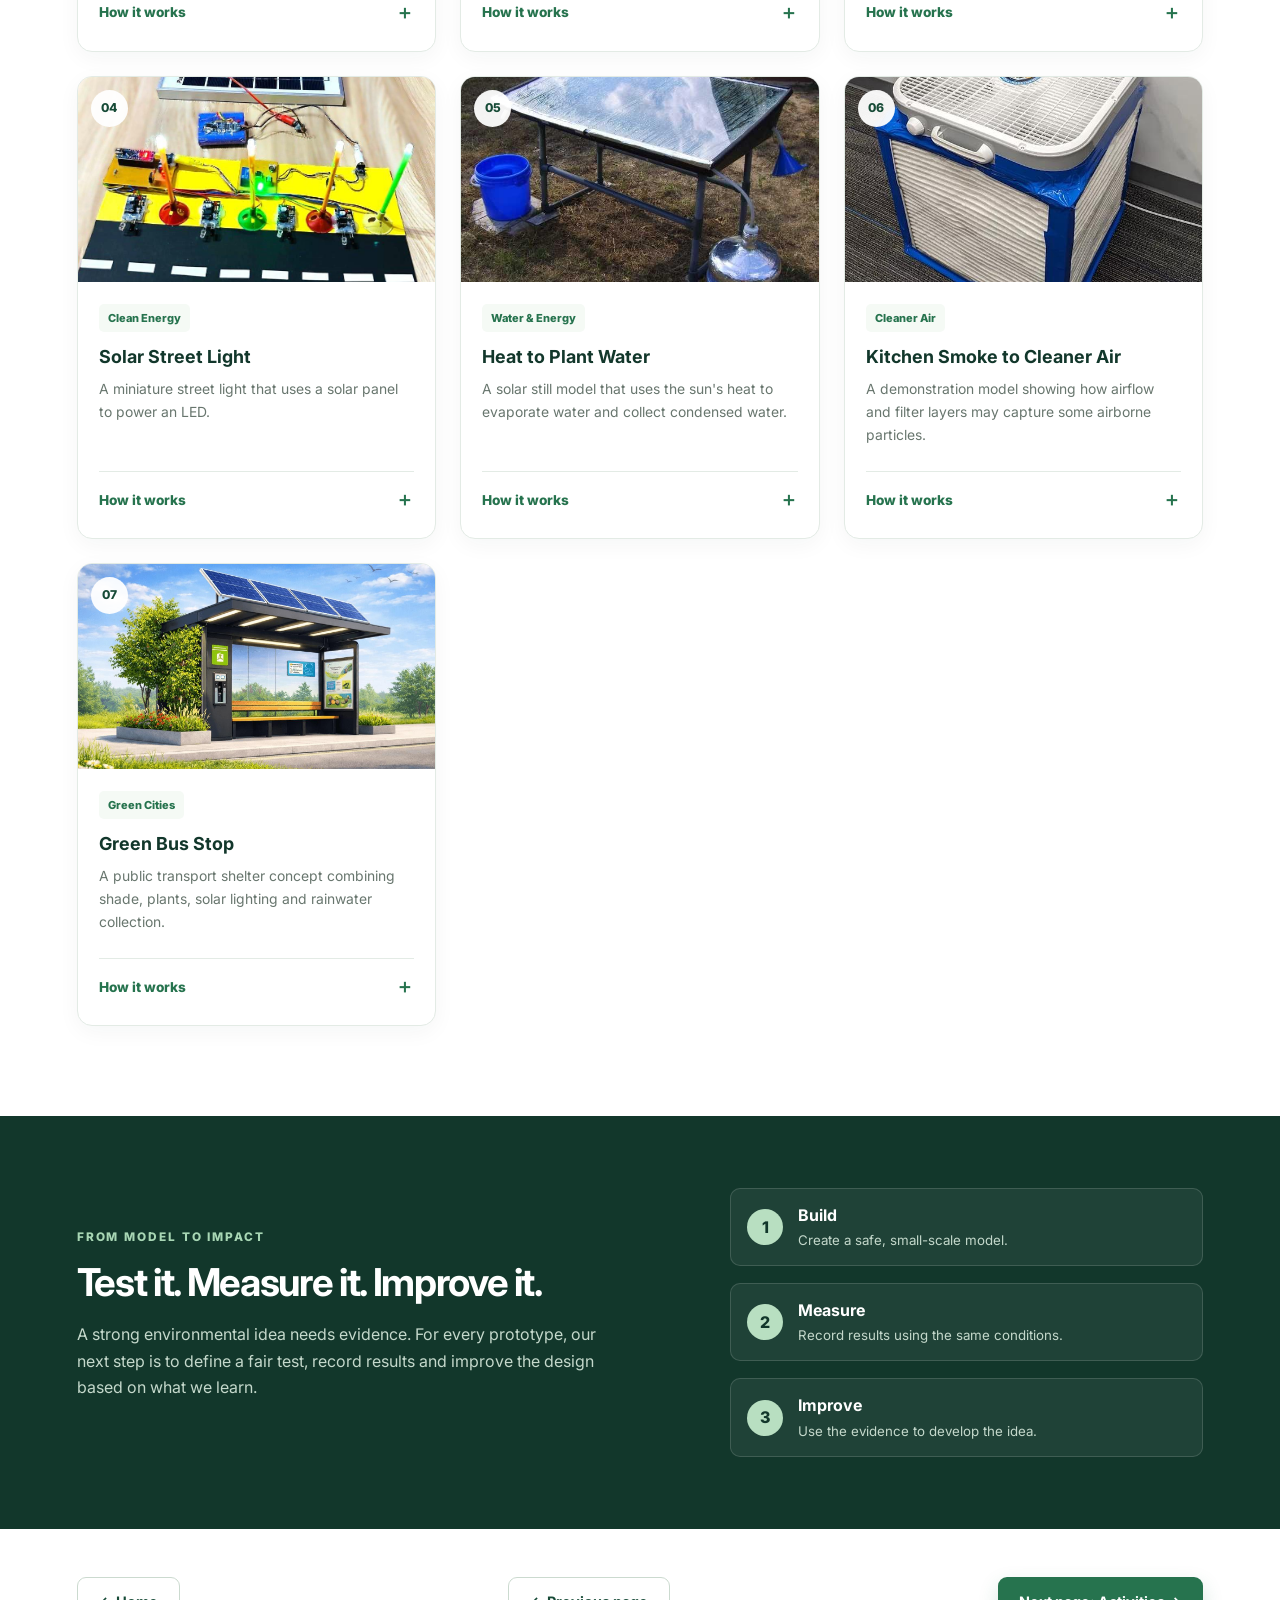
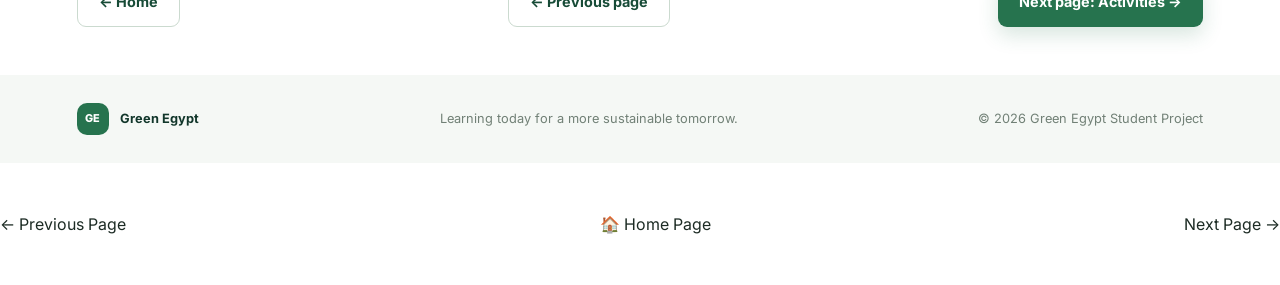
<file: index3.html>
<!DOCTYPE html>
<html lang="en">
<head>
  <meta charset="UTF-8">
  <meta name="viewport" content="width=device-width, initial-scale=1.0">
  <meta name="description" content="Student-designed ideas for climate and sustainability in Egypt.">
  <title>Our Solutions | Green Egypt</title>

  <link rel="stylesheet" href="style3.css">
  <script src="script3.js" defer></script>
</head>

<body>

<header class="site-header">

  <a class="brand" href="index.html">
    <span class="brand-mark">GE</span>
    <span>Green Egypt</span>
  </a>

  <button class="menu-toggle" type="button"
          aria-label="Open navigation"
          aria-expanded="false">
    <span></span>
    <span></span>
    <span></span>
  </button>

  <nav class="nav-links">
    <a href="index.html">Home</a>
    <a href="index1.html">Climate Change</a>
    <a href="index2.html">Egypt's Efforts</a>
    <a class="active" href="index3.html">Our Solutions</a>
    <a href="index4.html">Activities</a>
    <a href="index5.html">References</a>
  </nav>

</header>

<main>

  <!-- HERO SECTION -->

  <section class="hero">

    <div class="hero-content">

      <p class="eyebrow">
        STUDENT INNOVATION • SUSTAINABLE FUTURE
      </p>

      <h1>
        Small Ideas.<br>
        <span>Greener Communities.</span>
      </h1>

      <p class="hero-text">
        Our team developed practical models that explore ways
        to save energy, use water wisely, improve indoor comfort
        and make public spaces greener.
      </p>

      <a class="primary-btn" href="#projects">
        Explore our ideas ↓
      </a>

    </div>

    <div class="hero-art">
      <div class="sun"></div>
      <div class="hill hill-one"></div>
      <div class="hill hill-two"></div>
      <div class="leaf leaf-one"></div>
      <div class="leaf leaf-two"></div>
    </div>

  </section>


  <!-- INTRODUCTION -->

  <section class="intro section-wrap">

    <div>
      <p class="eyebrow">OUR APPROACH</p>

      <h2>
        Ideas inspired by real environmental challenges
      </h2>
    </div>

    <p>
      These are proposed educational prototypes.
      Each one demonstrates a concept that could be tested
      and improved before any real-world use.
      The projects are not presented as certified products
      or proven solutions.
    </p>

  </section>


  <!-- PROJECTS -->

  <section class="projects-section section-wrap" id="projects">

    <div class="section-heading">

      <div>
        <p class="eyebrow">THE PROJECT COLLECTION</p>

        <h2>Our proposed solutions</h2>

        <p class="section-subtitle">
          Explore the idea, how its model works
          and the challenge it addresses.
        </p>
      </div>

      <span class="project-count">
        <strong id="visible-count">7</strong> ideas
      </span>

    </div>


    <!-- SEARCH AND FILTER -->

    <div class="tools-bar">

      <label class="search-box">
        <span>⌕</span>
        <input
          id="project-search"
          type="search"
          placeholder="Search our ideas..."
        >
      </label>

      <div class="filter-buttons">

        <button class="filter-btn active" data-filter="all">
          All ideas
        </button>

        <button class="filter-btn" data-filter="energy">
          Energy
        </button>

        <button class="filter-btn" data-filter="water">
          Water
        </button>

        <button class="filter-btn" data-filter="cooling">
          Cooling & Air
        </button>

        <button class="filter-btn" data-filter="cities">
          Green Cities
        </button>

      </div>

    </div>


    <!-- PROJECT CARDS -->

    <div class="project-grid" id="project-grid">


      <!-- PROJECT 1 -->

      <article class="project-card"
        data-category="cooling"
        data-search="cool air wall breathable wall cooling ventilation heat">

        <div class="card-image">

          <img src="Cool.jpg"
               alt="Cool Air Wall">

          <span class="card-number">01</span>

        </div>

        <div class="card-body">

          <span class="category-tag">Cooling & Air</span>

          <h3>
            Cool Air Wall
          
          </h3>

          <p class="card-summary">
            A small wall model that explores how porous
            materials can support airflow and reduce heat buildup.
          </p>

          <button class="details-toggle">
            How it works <span>＋</span>
          </button>

          <div class="card-details" hidden>

            <p>
              <strong>Model:</strong>
              Build two small wall samples, one solid
              and one made with a porous material.
            </p>

            <p>
              <strong>Test:</strong>
              Compare airflow and temperature under
              the same conditions.
            </p>

            <p>
              <strong>Challenge:</strong>
              High indoor temperatures and reliance
              on mechanical cooling.
            </p>

          </div>

        </div>
      </article>


      <!-- PROJECT 2 -->

      <article class="project-card"
        data-category="cooling"
        data-search="sun shield window smart shade reflective sunlight">

        <div class="card-image">

          <img src="Sun Window.jpg"
               alt="Sun Shield Window">

          <span class="card-number">02</span>

        </div>

        <div class="card-body">

          <span class="category-tag">Cooling & Air</span>

          <h3>
            Sun Shield Window
          </h3>

          <p class="card-summary">
            An adjustable reflective cover designed
            to limit direct sunlight while allowing
            natural light into a room.
          </p>

          <button class="details-toggle">
            How it works <span>＋</span>
          </button>

          <div class="card-details" hidden>

            <p>
              <strong>Materials:</strong>
              A small window model, reflective material
              and an adjustable opening mechanism.
            </p>

            <p>
              <strong>Test:</strong>
              Compare temperatures in two similar
              model rooms.
            </p>

            <p>
              <strong>Challenge:</strong>
              Indoor heat and excessive use
              of air conditioning.
            </p>

          </div>

        </div>
      </article>


      <!-- PROJECT 3 -->

      <article class="project-card"
        data-category="water energy"
        data-search="smart irrigation soil moisture sensor pump plant water">

        <div class="card-image">

          <img src="Smart irrigation.jpg"
               alt="Smart Irrigation">

          <span class="card-number">03</span>

        </div>

        <div class="card-body">

          <span class="category-tag">Water & Energy</span>

          <h3>
            Smart Sunlight Irrigation
          </h3>

          <p class="card-summary">
            A model that checks soil moisture and supplies
            water when the plant needs it.
          </p>

          <button class="details-toggle">
            How it works <span>＋</span>
          </button>

          <div class="card-details" hidden>

            <p>
              <strong>Materials:</strong>
              Soil moisture sensor, small pump,
              tubing and controller.
            </p>

            <p>
              <strong>Process:</strong>
              The sensor measures soil moisture
              and the controller activates the pump
              when needed.
            </p>

            <p>
              <strong>Test:</strong>
              Compare the amount of water used
              with traditional timed irrigation.
            </p>

            <p>
              <strong>Challenge:</strong>
              Avoidable water waste in irrigation.
            </p>

          </div>

        </div>
      </article>


      <!-- PROJECT 4 -->

      <article class="project-card"
        data-category="energy"
        data-search="solar street light solar energy LED electricity">

        <div class="card-image">

          <img src="Solar Street.jpg"
               alt="Solar Street Light">

          <span class="card-number">04</span>

        </div>

        <div class="card-body">

          <span class="category-tag">Clean Energy</span>

          <h3>
            Solar Street Light
          </h3>

          <p class="card-summary">
            A miniature street light that uses a solar panel
            to power an LED.
          </p>

          <button class="details-toggle">
            How it works <span>＋</span>
          </button>

          <div class="card-details" hidden>

            <p>
              <strong>Materials:</strong>
              Small solar panel, LED and a suitable
              charge-control circuit.
            </p>

            <p>
              <strong>Process:</strong>
              The panel converts sunlight into electrical energy.
            </p>

            <p>
              <strong>Test:</strong>
              Observe lighting time under different
              charging conditions.
            </p>

            <p>
              <strong>Challenge:</strong>
              Street lighting energy consumption.
            </p>

          </div>

        </div>
      </article>


      <!-- PROJECT 5 -->

      <article class="project-card"
        data-category="water energy"
        data-search="solar water distillation evaporation condensation heat">

        <div class="card-image">

          <img src="Water.jpg"
               alt="Solar Water Distillation">

          <span class="card-number">05</span>

        </div>

        <div class="card-body">

          <span class="category-tag">Water & Energy</span>

          <h3>
            Heat to Plant Water
          </h3>

          <p class="card-summary">
            A solar still model that uses the sun's heat
            to evaporate water and collect condensed water.
          </p>

          <button class="details-toggle">
            How it works <span>＋</span>
          </button>

          <div class="card-details" hidden>

            <p>
              <strong>Model:</strong>
              A small solar distillation model
              with a transparent cover.
            </p>

            <p>
              <strong>Process:</strong>
              Sunlight warms the water. Vapour condenses
              on the cover and runs into a collection point.
            </p>

            <p>
              <strong>Test:</strong>
              Measure the collected amount over
              a fixed period.
            </p>

            <p>
              <strong>Challenge:</strong>
              Water scarcity and water treatment.
            </p>

            <p class="note">
              Water from this educational model must not
              be treated as drinking water.
            </p>

          </div>

        </div>
      </article>


      <!-- PROJECT 6 -->

      <article class="project-card"
        data-category="cooling"
        data-search="kitchen smoke cleaner air filter ventilation particles">

        <div class="card-image">

          <img src="air cleaner.jpg"
               alt="Kitchen Air Filter">

          <span class="card-number">06</span>

        </div>

        <div class="card-body">

          <span class="category-tag">Cleaner Air</span>

          <h3>
            Kitchen Smoke to Cleaner Air
        
          </h3>

          <p class="card-summary">
            A demonstration model showing how airflow
            and filter layers may capture some airborne particles.
          </p>

          <button class="details-toggle">
            How it works <span>＋</span>
          </button>

          <div class="card-details" hidden>

            <p>
              <strong>Model:</strong>
              A small enclosure, low-voltage fan
              and replaceable filter layers.
            </p>

            <p>
              <strong>Explore:</strong>
              Study how air moves through the model
              and how filter materials differ.
            </p>

            <p>
              <strong>Challenge:</strong>
              Indoor air quality and particles
              produced during cooking.
            </p>

            <p class="note">
              This is an educational prototype,
              not a certified air purifier.
            </p>

          </div>

        </div>
      </article>


      <!-- PROJECT 7 -->

      <article class="project-card"
        data-category="cities energy water"
        data-search="green bus stop solar roof plants rainwater public transport">

        <div class="card-image">

          <img src="bus stop.jpg"
               alt="Green Bus Stop">

          <span class="card-number">07</span>

        </div>

        <div class="card-body">

          <span class="category-tag">Green Cities</span>

          <h3>
            Green Bus Stop
          </h3>

          <p class="card-summary">
            A public transport shelter concept combining
            shade, plants, solar lighting and rainwater collection.
          </p>

          <button class="details-toggle">
            How it works <span>＋</span>
          </button>

          <div class="card-details" hidden>

            <p>
              <strong>Design:</strong>
              A shaded roof, plants, solar lighting
              and a rainwater collection concept.
            </p>

            <p>
              <strong>Explore:</strong>
              Create a scale model and explain
              how each feature could improve the waiting area.
            </p>

            <p>
              <strong>Challenge:</strong>
              Heat exposure in public spaces
              and sustainable urban development.
            </p>

          </div>

        </div>
      </article>

    </div>

    <p class="empty-state" id="empty-state" hidden>
      No ideas match your search.
      Try another word or choose All ideas.
    </p>

  </section>


  <!-- IMPACT SECTION -->

  <section class="impact-section">

    <div class="section-wrap impact-inner">

      <div>

        <p class="eyebrow">FROM MODEL TO IMPACT</p>

        <h2>Test it. Measure it. Improve it.</h2>

        <p>
          A strong environmental idea needs evidence.
          For every prototype, our next step is to define
          a fair test, record results and improve the design
          based on what we learn.
        </p>

      </div>

      <div class="impact-steps">

        <div>
          <span>1</span>
          <p>
            <strong>Build</strong>
            <small>Create a safe, small-scale model.</small>
          </p>
        </div>

        <div>
          <span>2</span>
          <p>
            <strong>Measure</strong>
            <small>Record results using the same conditions.</small>
          </p>
        </div>

        <div>
          <span>3</span>
          <p>
            <strong>Improve</strong>
            <small>Use the evidence to develop the idea.</small>
          </p>
        </div>

      </div>

    </div>

  </section>


  <!-- PAGE NAVIGATION -->

  <section class="page-navigation section-wrap">

    <a class="secondary-btn" href="index.html">
      ← Home
    </a>

    <a class="secondary-btn" href="index2.html">
      ← Previous page
    </a>

    <a class="primary-btn" href="index4.html">
      Next page: Activities →
    </a>

  </section>

</main>


<!-- FOOTER -->

<footer class="site-footer">

  <div class="footer-brand">
    <span class="brand-mark">GE</span>
    <strong>Green Egypt</strong>
  </div>

  <p>Learning today for a more sustainable tomorrow.</p>

  <p>
    © <span id="current-year"></span>
    Green Egypt Student Project
  </p>

</footer>


<button class="back-to-top" id="back-to-top">
  ↑
</button>
<section class="page-navigation">

        <a href="index1.html"
           class="navigation-btn previous">
            ← Previous Page
        </a>

        <a href="index.html"
           class="navigation-btn home">
            🏠 Home Page
        </a>

        <a href="index3.html"
           class="navigation-btn next">
            Next Page →
        </a>
        </section>

</body>
</html>
</file>
<file: style.css>
/* General Settings */
* {
    margin: 0;
    padding: 0;
    box-sizing: border-box;
}

html {
    scroll-behavior: smooth;
}

body {
    font-family: Arial, Helvetica, sans-serif;
    background-color: #f5f9f5;
    color: #183b2b;
    line-height: 1.7;
}

/* Navigation Bar */
header {
    background-color: #ffffff;
    box-shadow: 0 3px 15px rgba(0, 0, 0, 0.08);
    position: sticky;
    top: 0;
    z-index: 1000;
}

.navbar {
    max-width: 1200px;
    margin: auto;
    padding: 18px 30px;
    display: flex;
    align-items: center;
    justify-content: space-between;
}

.logo {
    font-size: 27px;
    font-weight: bold;
    color: #174d32;
    text-decoration: none;
}

.logo span {
    color: #68a943;
}

.nav-links {
    display: flex;
    align-items: center;
    gap: 23px;
    list-style: none;
}

.nav-links a {
    text-decoration: none;
    color: #244735;
    font-size: 14px;
    font-weight: bold;
    transition: 0.3s;
}

.nav-links a:hover {
    color: #72ad45;
}

.menu-btn {
    display: none;
    border: none;
    background: none;
    font-size: 27px;
    color: #174d32;
    cursor: pointer;
}

/* Hero Section */
.hero {
    min-height: 570px;
    display: flex;
    align-items: center;
    padding: 80px 10%;
    background:
        linear-gradient(
            90deg,
            rgba(9, 44, 29, 0.94),
            rgba(17, 75, 48, 0.78)
        ),
        url("https://images.unsplash.com/photo-1470071459604-3b5ec3a7fe05")
        center/cover no-repeat;
}

.hero-content {
    max-width: 750px;
    color: white;
}

.subtitle {
    color: #a8d77e;
    font-size: 13px;
    font-weight: bold;
    letter-spacing: 3px;
    margin-bottom: 15px;
}

.hero h1 {
    font-size: 60px;
    line-height: 1.2;
    margin-bottom: 20px;
}

.hero h2 {
    font-size: 27px;
    margin-bottom: 18px;
    font-weight: 500;
}

.hero h2 span {
    color: #a8d77e;
}

.description {
    font-size: 17px;
    color: #e3eee5;
    max-width: 650px;
    margin-bottom: 30px;
}

/* Buttons */
.main-btn {
    display: inline-block;
    background-color: #78b84c;
    color: white;
    padding: 13px 27px;
    border-radius: 7px;
    text-decoration: none;
    font-weight: bold;
    transition: 0.3s;
}

.main-btn:hover {
    background-color: #4d8e35;
    transform: translateY(-3px);
}

/* Sections */
.sections {
    padding: 85px 8%;
}

.section-heading {
    text-align: center;
    max-width: 700px;
    margin: 0 auto 45px;
}

.section-heading h2 {
    font-size: 36px;
    color: #174d32;
    margin-bottom: 12px;
}

.section-heading > p:last-child {
    color: #65776b;
}

/* Cards */
.cards-container {
    max-width: 1200px;
    margin: auto;
    display: grid;
    grid-template-columns: repeat(3, 1fr);
    gap: 25px;
}

.card {
    background-color: white;
    padding: 30px 25px;
    border-radius: 12px;
    border: 1px solid #e4ede4;
    box-shadow: 0 5px 20px rgba(20, 65, 40, 0.06);
    transition: 0.3s;
}

.card:hover {
    transform: translateY(-8px);
    box-shadow: 0 12px 25px rgba(20, 65, 40, 0.13);
}

.card-icon {
    font-size: 38px;
    margin-bottom: 15px;
}

.card h3 {
    color: #245d3b;
    font-size: 21px;
    margin-bottom: 12px;
}

.card p {
    color: #66776c;
    font-size: 14px;
    margin-bottom: 20px;
}

.card a {
    color: #5c9c3e;
    text-decoration: none;
    font-weight: bold;
}

.card a:hover {
    color: #245d3b;
}

/* Call To Action */
.cta {
    background: #174d32;
    color: white;
    text-align: center;
    padding: 65px 20px;
}

.cta h2 {
    font-size: 34px;
    margin-bottom: 12px;
}

.cta p {
    color: #d8e9dc;
    margin-bottom: 25px;
}

/* Footer */
footer {
    background: #103522;
    color: #d5e4d9;
    text-align: center;
    padding: 22px;
    font-size: 14px;
}

/* Mobile Responsive Design */
@media (max-width: 950px) {

    .navbar {
        flex-wrap: wrap;
    }

    .menu-btn {
        display: block;
    }

    .nav-links {
        display: none;
        flex-direction: column;
        align-items: flex-start;
        width: 100%;
        padding-top: 20px;
        gap: 15px;
    }

    .nav-links.active {
        display: flex;
    }

    .cards-container {
        grid-template-columns: repeat(2, 1fr);
    }

    .hero h1 {
        font-size: 45px;
    }
}

@media (max-width: 600px) {

    .hero {
        padding: 65px 7%;
        min-height: 500px;
    }

    .hero h1 {
        font-size: 38px;
    }

    .hero h2 {
        font-size: 22px;
    }

    .description {
        font-size: 15px;
    }

    .sections {
        padding: 60px 6%;
    }

    .section-heading h2 {
        font-size: 28px;
    }

    .cards-container {
        grid-template-columns: 1fr;
    }

    .cta h2 {
        font-size: 27px;
    }
}
</file>
<file: style1.css>
/* =========================
   GENERAL SETTINGS
========================= */

* {
    margin: 0;
    padding: 0;
    box-sizing: border-box;
}

html {
    scroll-behavior: smooth;
}

body {
    font-family: Arial, Helvetica, sans-serif;
    background: #f5f9f5;
    color: #183b2b;
    line-height: 1.7;
}


/* =========================
   NAVIGATION
========================= */

header {
    background: white;
    box-shadow: 0 3px 15px rgba(0, 0, 0, 0.08);
    position: sticky;
    top: 0;
    z-index: 1000;
}

.navbar {
    max-width: 1200px;
    margin: auto;
    padding: 18px 30px;
    display: flex;
    justify-content: space-between;
    align-items: center;
}

.logo {
    font-size: 27px;
    font-weight: bold;
    color: #174d32;
    text-decoration: none;
}

.logo span {
    color: #68a943;
}

.nav-links {
    display: flex;
    list-style: none;
    gap: 20px;
}

.nav-links a {
    text-decoration: none;
    color: #244735;
    font-size: 14px;
    font-weight: bold;
    transition: 0.3s;
}

.nav-links a:hover,
.nav-links a.active {
    color: #70aa43;
}

.menu-btn {
    display: none;
    background: none;
    border: none;
    font-size: 27px;
    color: #174d32;
    cursor: pointer;
}


/* =========================
   HERO SECTION
========================= */

.page-hero {
    min-height: 390px;
    display: flex;
    align-items: center;
    padding: 65px 10%;

    background:
        linear-gradient(
            90deg,
            rgba(9, 44, 29, 0.94),
            rgba(17, 75, 48, 0.68)
        ),
        url("https://images.unsplash.com/photo-1470071459604-3b5ec3a7fe05")
        center/cover no-repeat;
}

.hero-content {
    max-width: 750px;
    color: white;
}

.subtitle {
    color: #8fcf65;
    font-size: 13px;
    font-weight: bold;
    letter-spacing: 2px;
    margin-bottom: 12px;
}

.hero-content h1 {
    font-size: 48px;
    line-height: 1.2;
    margin-bottom: 20px;
}

.hero-content p:not(.subtitle) {
    color: #e3eee5;
    font-size: 17px;
    max-width: 620px;
    margin-bottom: 25px;
}


/* =========================
   BUTTONS
========================= */

.main-btn {
    display: inline-block;
    padding: 12px 25px;
    border-radius: 7px;
    background: #78b84c;
    color: white;
    text-decoration: none;
    font-weight: bold;
    transition: 0.3s;
}

.main-btn:hover {
    background: #4d8e35;
    transform: translateY(-3px);
}


/* =========================
   GENERAL SECTIONS
========================= */

.section {
    padding: 75px 8%;
}

.section-title {
    text-align: center;
    max-width: 750px;
    margin: 0 auto 40px;
}

.section-title h2 {
    font-size: 34px;
    color: #174d32;
    margin-bottom: 12px;
}

.section-title > p:last-child {
    color: #65776b;
}


/* =========================
   DEFINITION
========================= */

.definition {
    background: #f5f9f5;
}

.definition-box {
    max-width: 1050px;
    margin: auto;
    padding: 40px;
    background: white;
    border-radius: 15px;
    display: flex;
    align-items: center;
    justify-content: space-between;
    gap: 30px;
    box-shadow: 0 5px 20px rgba(20, 65, 40, 0.07);
    border-left: 5px solid #78b84c;
}

.definition-text {
    flex: 1;
}

.definition-text h3 {
    color: #245d3b;
    font-size: 25px;
    margin-bottom: 15px;
}

.definition-text p {
    color: #637469;
    font-size: 16px;
}

.definition-icon {
    font-size: 100px;
    min-width: 120px;
    text-align: center;
}


/* =========================
   CAUSES
========================= */

.causes {
    background: #edf5ed;
}

.causes-grid {
    max-width: 1200px;
    margin: auto;
    display: grid;
    grid-template-columns: repeat(3, 1fr);
    gap: 25px;
}

.info-card {
    background: white;
    border-radius: 13px;
    overflow: hidden;
    box-shadow: 0 5px 18px rgba(20, 65, 40, 0.07);
    transition: 0.3s;
}

.info-card:hover {
    transform: translateY(-7px);
    box-shadow: 0 12px 25px rgba(20, 65, 40, 0.13);
}

.info-card img {
    width: 100%;
    height: 210px;
    object-fit: cover;
    display: block;
}

.card-content {
    padding: 23px;
}

.card-content h3 {
    font-size: 20px;
    color: #245d3b;
    margin-bottom: 12px;
}

.card-content p {
    color: #66776c;
    font-size: 14px;
}


/* =========================
   IMPACTS
========================= */

.impacts {
    background: #f5f9f5;
}

.impact-category {
    max-width: 1200px;
    margin: 55px auto 0;
}

.category-title {
    font-size: 25px;
    color: #245d3b;
    margin-bottom: 25px;
    border-bottom: 2px solid #d9e9d5;
    padding-bottom: 12px;
}

.category-title span {
    margin-right: 10px;
}

.impact-grid {
    display: grid;
    grid-template-columns: repeat(3, 1fr);
    gap: 20px;
}

.impact-card {
    background: white;
    padding: 27px;
    border-radius: 12px;
    border: 1px solid #e5eee5;
    box-shadow: 0 4px 15px rgba(20, 65, 40, 0.05);
    transition: 0.3s;
}

.impact-card:hover {
    transform: translateY(-5px);
    border-color: #91bd77;
}

.impact-icon {
    display: block;
    font-size: 35px;
    margin-bottom: 12px;
}

.impact-card h4 {
    color: #245d3b;
    font-size: 18px;
    margin-bottom: 10px;
}

.impact-card p {
    color: #66776c;
    font-size: 14px;
}


/* =========================
   CONCLUSION
========================= */

.conclusion {
    background: #174d32;
    color: white;
    text-align: center;
    padding: 65px 20px;
}

.conclusion h2 {
    font-size: 30px;
    margin-bottom: 15px;
}

.conclusion p {
    color: #d8e9dc;
    margin-bottom: 25px;
}


/* =========================
   FOOTER
========================= */

footer {
    background: #103522;
    color: #d5e4d9;
    padding: 22px;
    text-align: center;
    font-size: 14px;
}

footer a {
    display: inline-block;
    color: #a8d77e;
    text-decoration: none;
    margin-top: 8px;
}


/* =========================
   RESPONSIVE DESIGN
========================= */

@media (max-width: 950px) {

    .menu-btn {
        display: block;
    }

    .navbar {
        flex-wrap: wrap;
    }

    .nav-links {
        display: none;
        flex-direction: column;
        width: 100%;
        padding-top: 20px;
        gap: 15px;
    }

    .nav-links.active {
        display: flex;
    }

    .causes-grid,
    .impact-grid {
        grid-template-columns: repeat(2, 1fr);
    }

}

@media (max-width: 600px) {

    .page-hero {
        min-height: 350px;
        padding: 55px 7%;
    }

    .hero-content h1 {
        font-size: 35px;
    }

    .hero-content p:not(.subtitle) {
        font-size: 15px;
    }

    .section {
        padding: 55px 6%;
    }

    .section-title h2 {
        font-size: 27px;
    }

    .definition-box {
        padding: 25px;
        flex-direction: column;
    }

    .definition-icon {
        font-size: 70px;
    }

    .causes-grid,
    .impact-grid {
        grid-template-columns: 1fr;
    }

    .category-title {
        font-size: 21px;
    }

    .conclusion h2 {
        font-size: 25px;
    }

}

/* Scroll Animation */

.reveal {
    opacity: 0;
    transform: translateY(25px);
    transition: opacity 0.7s ease, transform 0.7s ease;
}

.reveal.show {
    opacity: 1;
    transform: translateY(0);
}
</file>
<file: style2.css>
/* ==========================================
   GREEN TECHNOLOGY - PAGE 3
   EGYPT'S EFFORTS AGAINST CLIMATE CHANGE
========================================== */


/* ==========================================
   1. GENERAL SETTINGS
========================================== */

* {
    margin: 0;
    padding: 0;
    box-sizing: border-box;
}

html {
    scroll-behavior: smooth;
}

body {
    font-family: Arial, Helvetica, sans-serif;
    background: #f5f9f5;
    color: #183b2b;
    line-height: 1.7;
}


/* ==========================================
   2. NAVIGATION BAR
========================================== */

header {
    background: white;
    box-shadow: 0 3px 15px rgba(0, 0, 0, 0.08);
    position: sticky;
    top: 0;
    z-index: 1000;
}

.navbar {
    max-width: 1200px;
    margin: auto;
    padding: 18px 30px;
    display: flex;
    align-items: center;
    justify-content: space-between;
}

.logo {
    font-size: 27px;
    font-weight: bold;
    color: #174d32;
    text-decoration: none;
}

.logo span {
    color: #68a943;
}

.nav-links {
    display: flex;
    list-style: none;
    gap: 20px;
}

.nav-links a {
    color: #244735;
    font-size: 14px;
    font-weight: bold;
    text-decoration: none;
    transition: 0.3s;
}

.nav-links a:hover,
.nav-links a.active {
    color: #70aa43;
}

.menu-btn {
    display: none;
    background: none;
    border: none;
    color: #174d32;
    font-size: 27px;
    cursor: pointer;
}


/* ==========================================
   3. HERO SECTION
========================================== */

.hero {
    min-height: 430px;
    display: flex;
    align-items: center;
    padding: 65px 10%;

    background:
        linear-gradient(
            90deg,
            rgba(8, 45, 29, 0.95),
            rgba(18, 75, 48, 0.72)
        ),
        url("https://images.unsplash.com/photo-1470071459604-3b5ec3a7fe05")
        center/cover no-repeat;
}

.hero-content {
    max-width: 750px;
    color: white;
}

.subtitle {
    color: #78a94d;
    font-size: 13px;
    font-weight: bold;
    letter-spacing: 2px;
    margin-bottom: 13px;
}

.hero h1 {
    font-size: 46px;
    line-height: 1.25;
    margin-bottom: 20px;
}

.hero-content > p:not(.subtitle) {
    color: #e3eee5;
    font-size: 17px;
    max-width: 650px;
    margin-bottom: 25px;
}


/* ==========================================
   4. BUTTONS
========================================== */

.main-btn {
    display: inline-block;
    padding: 13px 26px;
    background: #78b84c;
    color: white;
    text-decoration: none;
    font-weight: bold;
    border-radius: 7px;
    transition: 0.3s;
}

.main-btn:hover {
    background: #4d8e35;
    transform: translateY(-3px);
}


/* ==========================================
   5. GENERAL SECTIONS
========================================== */

.section {
    padding: 75px 8%;
}

.section-title {
    text-align: center;
    max-width: 800px;
    margin: 0 auto 40px;
}

.section-title h2 {
    color: #174d32;
    font-size: 34px;
    margin-bottom: 12px;
}

.section-title > p:last-child {
    color: #65776b;
}


/* ==========================================
   6. INTRODUCTION SECTION
========================================== */

.introduction {
    background: #f5f9f5;
}

.intro-box {
    max-width: 1050px;
    margin: auto;
    padding: 35px;
    background: white;
    border-left: 5px solid #78b84c;
    border-radius: 13px;

    display: flex;
    align-items: center;
    justify-content: space-between;
    gap: 25px;

    box-shadow: 0 5px 20px rgba(20, 65, 40, 0.07);
}

.intro-text {
    flex: 1;
}

.intro-text h3 {
    color: #245d3b;
    font-size: 24px;
    margin-bottom: 15px;
}

.intro-text p {
    color: #65776b;
    margin-bottom: 12px;
}

.intro-icon {
    font-size: 85px;
    min-width: 100px;
    text-align: center;
}


/* ==========================================
   7. INITIATIVES SECTION
========================================== */

.initiatives {
    background: #edf5ed;
}

.initiative-grid {
    max-width: 1200px;
    margin: auto;

    display: grid;
    grid-template-columns: repeat(4, 1fr);
    gap: 20px;
}

.initiative-card {
    background: white;
    padding: 25px 20px;
    border-radius: 12px;
    text-align: center;

    box-shadow: 0 5px 18px rgba(20, 65, 40, 0.06);
    transition: 0.3s;
}

.initiative-card:hover {
    transform: translateY(-7px);
}

.initiative-icon {
    display: block;
    font-size: 40px;
    margin-bottom: 15px;
}

.initiative-card h3 {
    color: #245d3b;
    font-size: 18px;
    margin-bottom: 12px;
}

.initiative-card p {
    color: #66776c;
    font-size: 14px;
}


/* ==========================================
   8. GOVERNORATES SECTION
========================================== */

.governorates {
    background: #f5f9f5;
}

.governorate-grid {
    max-width: 1250px;
    margin: auto;

    display: grid;
    grid-template-columns: repeat(3, minmax(0, 1fr));
    gap: 25px;
}


/* GOVERNORATE CARDS */

.governorate-card {
    overflow: hidden;
    padding: 0 0 22px;

    background: white;
    border: 1px solid #e1eadf;
    border-radius: 15px;

    box-shadow: 0 5px 18px rgba(20, 65, 40, 0.07);

    transition: 0.3s ease;
    position: relative;
}

.governorate-card:hover {
    transform: translateY(-7px);

    box-shadow:
        0 12px 25px rgba(20, 65, 40, 0.13);

    border-color: #91bd77;
}


/* GOVERNORATE IMAGES */

.governorate-card img {
    width: 100%;
    height: 190px;

    object-fit: cover;
    display: block;

    margin-bottom: 18px;

    transition: 0.4s ease;
}

.governorate-card:hover img {
    transform: scale(1.04);
}


/* GOVERNORATE INFORMATION */

.governorate-card .status,
.governorate-card h3,
.governorate-card p,
.governorate-card small {
    margin-left: 20px;
    margin-right: 20px;
}

.governorate-card h3 {
    color: #174d32;
    font-size: 23px;
    margin-top: 10px;
    margin-bottom: 12px;
}

.governorate-card p {
    color: #66776c;
    font-size: 14px;
    line-height: 1.8;
    min-height: 105px;
    margin-bottom: 18px;
}

.governorate-card small {
    display: block;
    width: auto;

    padding-top: 12px;

    border-top: 1px solid #e5eee5;

    color: #5c963f;
    font-weight: bold;
    font-size: 12px;
    line-height: 1.6;
}


/* ==========================================
   9. PROJECT STATUS LABELS
========================================== */

.status {
    display: inline-block;

    padding: 5px 10px;

    background: #e6f3e5;
    color: #397c3d;

    border-radius: 20px;

    font-size: 11px;
    font-weight: bold;

    margin-bottom: 12px;
}


/* ==========================================
   10. SEARCH BAR
========================================== */

.search-container {
    max-width: 550px;
    margin: 0 auto 45px;

    display: flex;
    align-items: center;

    background: white;
    border: 2px solid #dce9dc;
    border-radius: 10px;

    padding: 5px 16px;

    transition: 0.3s;
}

.search-container:focus-within {
    border-color: #78b84c;

    box-shadow:
        0 0 10px rgba(120, 184, 76, 0.15);
}

.search-container input {
    flex: 1;

    padding: 13px;

    border: none;
    outline: none;

    font-size: 15px;
    color: #183b2b;

    background: transparent;
}

.search-container span {
    font-size: 20px;
}


/* NO RESULTS MESSAGE */

.no-results {
    display: none;

    text-align: center;

    color: #9b4747;
    font-weight: bold;

    margin-top: 30px;
}


/* ==========================================
   11. SOURCES SECTION
========================================== */

.sources {
    background: #edf5ed;
}

.sources-list {
    max-width: 850px;
    margin: auto;

    display: grid;
    grid-template-columns: repeat(2, 1fr);
    gap: 15px;
}

.sources-list a {
    display: block;

    padding: 18px;

    background: white;

    border-radius: 9px;
    border: 1px solid #e0eadf;

    color: #245d3b;

    text-decoration: none;
    font-weight: bold;
    font-size: 14px;

    transition: 0.3s;
}

.sources-list a:hover {
    background: #e1f0dc;
    transform: translateY(-3px);
}


/* ==========================================
   12. CONCLUSION SECTION
========================================== */

.conclusion {
    background: #174d32;
    color: white;

    text-align: center;

    padding: 65px 20px;
}

.conclusion h2 {
    font-size: 31px;
    margin-bottom: 15px;
}

.conclusion p {
    color: #d8e9dc;
    margin-bottom: 25px;
}


/* ==========================================
   13. PAGE NAVIGATION
========================================== */

.page-navigation {
    padding: 35px 20px;

    display: flex;
    justify-content: center;
    align-items: center;

    flex-wrap: wrap;
    gap: 18px;

    background: #edf5ed;
}

.navigation-btn {
    padding: 12px 22px;

    border-radius: 8px;

    text-decoration: none;
    font-weight: bold;

    transition: 0.3s;
}

.previous {
    color: #245d3b;
    background: white;
    border: 1px solid #78b84c;
}

.home {
    color: white;
    background: #174d32;
}

.next {
    color: white;
    background: #78b84c;
}

.navigation-btn:hover {
    transform: translateY(-4px);

    box-shadow:
        0 5px 12px rgba(20, 65, 40, 0.15);
}


/* ==========================================
   14. FOOTER
========================================== */

footer {
    background: #103522;
    color: #d5e4d9;

    padding: 22px;

    text-align: center;
    font-size: 14px;
}

footer a {
    display: inline-block;

    color: #a8d77e;

    text-decoration: none;

    margin-top: 8px;
}


/* ==========================================
   15. SCROLL ANIMATION
========================================== */

.reveal {
    opacity: 0;

    transform: translateY(25px);

    transition:
        opacity 0.7s ease,
        transform 0.7s ease;
}

.reveal.show {
    opacity: 1;
    transform: translateY(0);
}


/* ==========================================
   16. RESPONSIVE DESIGN - TABLETS
========================================== */

@media (max-width: 1000px) {

    .initiative-grid {
        grid-template-columns: repeat(2, 1fr);
    }

    .governorate-grid {
        grid-template-columns: repeat(2, 1fr);
    }

    .menu-btn {
        display: block;
    }

    .navbar {
        flex-wrap: wrap;
    }

    .nav-links {
        display: none;

        flex-direction: column;

        width: 100%;

        padding-top: 20px;

        gap: 15px;
    }

    .nav-links.active {
        display: flex;
    }

}


/* ==========================================
   17. RESPONSIVE DESIGN - MOBILE
========================================== */

@media (max-width: 600px) {

    .hero {
        min-height: 380px;
        padding: 55px 7%;
    }

    .hero h1 {
        font-size: 34px;
    }

    .hero-content > p:not(.subtitle) {
        font-size: 15px;
    }

    .section {
        padding: 55px 6%;
    }

    .section-title h2 {
        font-size: 27px;
    }

    .intro-box {
        padding: 25px;
        flex-direction: column;
    }

    .intro-icon {
        font-size: 65px;
    }

    .initiative-grid {
        grid-template-columns: 1fr;
    }

    .governorate-grid {
        grid-template-columns: 1fr;
    }

    .governorate-card img {
        height: 220px;
    }

    .governorate-card p {
        min-height: auto;
    }

    .sources-list {
        grid-template-columns: 1fr;
    }

    .page-navigation {
        flex-direction: column;
    }

    .navigation-btn {
        width: 100%;
        text-align: center;
    }

    .conclusion h2 {
        font-size: 25px;
    }

}


/* ==========================================
   18. SMALL SCREENS
========================================== */

@media (max-width: 350px) {

    .hero h1 {
        font-size: 28px;
    }

    .navbar {
        padding: 15px;
    }

    .logo {
        font-size: 22px;
    }

    .section-title h2 {
        font-size: 23px;
    }

}
</file>
<file: style3.css>
@import url('https://fonts.googleapis.com/css2?family=Inter:wght@400;500;600;700;800&display=swap');

:root {
  --green-950: #12372b;
  --green-900: #174b37;
  --green-700: #26734e;
  --green-600: #32885d;
  --green-100: #e9f4ec;
  --green-50: #f5faf5;
  --ink: #1c2b24;
  --muted: #68766e;
  --line: #e3ebe5;
  --white: #fff;
  --shadow: 0 16px 40px rgba(22, 62, 43, .09);
}

* {
  box-sizing: border-box;
}

html {
  scroll-behavior: smooth;
}

body {
  margin: 0;
  font-family: Inter, Arial, sans-serif;
  color: var(--ink);
  background: #fff;
  line-height: 1.65;
}

a {
  color: inherit;
  text-decoration: none;
}

button, input {
  font: inherit;
}

button {
  cursor: pointer;
}

/* HEADER */

.site-header {
  min-height: 76px;
  padding: 0 6.5%;
  display: flex;
  align-items: center;
  justify-content: space-between;
  gap: 30px;
  background: rgba(255,255,255,.96);
  border-bottom: 1px solid var(--line);
  position: sticky;
  top: 0;
  z-index: 20;
  backdrop-filter: blur(12px);
}

.brand,
.footer-brand {
  display: flex;
  align-items: center;
  gap: 11px;
  font-weight: 800;
  color: var(--green-950);
}

.brand {
  font-size: 1.1rem;
  white-space: nowrap;
}

.brand-mark {
  display: inline-grid;
  place-items: center;
  width: 39px;
  height: 39px;
  border-radius: 13px;
  color: white;
  background: var(--green-700);
  font-size: .8rem;
  letter-spacing: .04em;
}

.nav-links {
  display: flex;
  align-items: center;
  gap: clamp(12px, 2vw, 28px);
}

.nav-links a {
  color: #526259;
  font-size: .88rem;
  font-weight: 600;
  padding: 27px 0 24px;
  border-bottom: 3px solid transparent;
  transition: color .2s, border-color .2s;
}

.nav-links a:hover,
.nav-links a.active {
  color: var(--green-700);
  border-bottom-color: var(--green-600);
}

.menu-toggle {
  display: none;
  border: 0;
  background: transparent;
  padding: 8px;
}

.menu-toggle span {
  display: block;
  width: 25px;
  height: 2px;
  background: var(--green-900);
  margin: 5px;
}


/* HERO */

.hero {
  min-height: 480px;
  padding: 75px 8% 80px;
  display: grid;
  grid-template-columns: 1.15fr .85fr;
  align-items: center;
  gap: 40px;
  overflow: hidden;
  background: linear-gradient(
    115deg,
    #f4faf4 0%,
    #e7f3e8 58%,
    #d7ebd9 100%
  );
}

.hero-content {
  max-width: 650px;
  position: relative;
  z-index: 2;
}

.eyebrow {
  margin: 0 0 12px;
  color: var(--green-700);
  font-size: .74rem;
  font-weight: 800;
  letter-spacing: .16em;
}

.hero h1 {
  margin: 0;
  color: var(--green-950);
  font-size: clamp(2.6rem, 5.5vw, 4.7rem);
  line-height: 1.08;
  letter-spacing: -.055em;
}

.hero h1 span {
  color: var(--green-600);
}

.hero-text {
  max-width: 570px;
  margin: 24px 0 30px;
  color: #53665a;
  font-size: 1.06rem;
}


/* BUTTONS */

.primary-btn,
.secondary-btn {
  min-height: 48px;
  padding: 12px 21px;
  display: inline-flex;
  align-items: center;
  justify-content: center;
  gap: 12px;
  border-radius: 9px;
  font-weight: 700;
  font-size: .9rem;
  transition: transform .2s, background .2s;
}

.primary-btn {
  color: #fff;
  background: var(--green-700);
  box-shadow: 0 8px 20px rgba(38,115,78,.18);
}

.primary-btn:hover {
  background: var(--green-900);
  transform: translateY(-2px);
}

.secondary-btn {
  border: 1px solid #cbdacf;
  color: var(--green-900);
  background: white;
}

.secondary-btn:hover {
  background: var(--green-50);
  transform: translateY(-2px);
}


/* HERO ART */

.hero-art {
  min-height: 300px;
  position: relative;
}

.sun {
  position: absolute;
  width: 115px;
  height: 115px;
  border-radius: 50%;
  background: #f5cf72;
  top: 10px;
  right: 18%;
  box-shadow:
    0 0 0 22px rgba(245,207,114,.17),
    0 0 0 48px rgba(245,207,114,.1);
}

.hill {
  position: absolute;
  bottom: 5px;
  border-radius: 55% 55% 0 0;
  transform: rotate(-7deg);
}

.hill-one {
  width: 115%;
  height: 190px;
  left: -10%;
  background: #8ebc8d;
}

.hill-two {
  width: 100%;
  height: 135px;
  left: 8%;
  bottom: -7px;
  background: #4f9368;
  transform: rotate(8deg);
}

.leaf {
  position: absolute;
  width: 38px;
  height: 72px;
  background: #286d4a;
  border-radius: 100% 0 100% 0;
  z-index: 2;
}

.leaf-one {
  bottom: 80px;
  left: 28%;
  transform: rotate(-35deg);
}

.leaf-two {
  bottom: 55px;
  right: 19%;
  transform: rotate(35deg) scale(.8);
  background: #d7e8bb;
}


/* GENERAL SECTIONS */

.section-wrap {
  width: min(1160px, 88%);
  margin-inline: auto;
}

.intro {
  display: grid;
  grid-template-columns: 1fr 1fr;
  gap: 70px;
  align-items: center;
  padding-top: 78px;
  padding-bottom: 55px;
}

.intro h2,
.section-heading h2,
.impact-inner h2 {
  margin: 0;
  color: var(--green-950);
  font-size: clamp(1.8rem, 3vw, 2.5rem);
  line-height: 1.2;
  letter-spacing: -.035em;
}

.intro > p {
  margin: 0;
  color: var(--muted);
  font-size: .98rem;
}


/* PROJECT SECTION */

.projects-section {
  padding-top: 35px;
  padding-bottom: 90px;
}

.section-heading {
  display: flex;
  justify-content: space-between;
  align-items: end;
  gap: 25px;
  margin-bottom: 28px;
}

.section-subtitle {
  margin: 12px 0 0;
  color: var(--muted);
}

.project-count {
  padding: 8px 13px;
  border-radius: 30px;
  background: var(--green-100);
  color: var(--green-900);
  font-size: .82rem;
  white-space: nowrap;
}

.project-count strong {
  font-size: 1rem;
}


/* SEARCH AND FILTER */

.tools-bar {
  display: flex;
  justify-content: space-between;
  align-items: center;
  gap: 20px;
  margin-bottom: 27px;
}

.search-box {
  width: min(320px, 100%);
  display: flex;
  align-items: center;
  gap: 10px;
  border: 1px solid var(--line);
  border-radius: 9px;
  padding: 0 13px;
  color: var(--green-700);
}

.search-box span {
  font-size: 1.6rem;
  line-height: 1;
}

.search-box input {
  width: 100%;
  height: 45px;
  border: 0;
  outline: 0;
  color: var(--ink);
  background: transparent;
  font-size: .88rem;
}

.filter-buttons {
  display: flex;
  flex-wrap: wrap;
  gap: 8px;
}

.filter-btn {
  padding: 9px 14px;
  border: 1px solid var(--line);
  border-radius: 30px;
  color: #59675f;
  background: white;
  font-size: .8rem;
  font-weight: 600;
}

.filter-btn:hover,
.filter-btn.active {
  color: white;
  border-color: var(--green-700);
  background: var(--green-700);
}


/* PROJECT CARDS */

.project-grid {
  display: grid;
  grid-template-columns: repeat(3, minmax(0, 1fr));
  gap: 24px;
}

.project-card {
  overflow: hidden;
  border: 1px solid var(--line);
  border-radius: 15px;
  background: white;
  box-shadow: 0 6px 22px rgba(21,55,38,.045);
  transition: transform .25s, box-shadow .25s;
}

.project-card:hover {
  transform: translateY(-5px);
  box-shadow: var(--shadow);
}

.project-card[hidden] {
  display: none;
}

.card-image {
  height: 205px;
  position: relative;
  overflow: hidden;
  background: #e8f0e9;
}

.card-image img {
  width: 100%;
  height: 100%;
  object-fit: cover;
  display: block;
  transition: transform .35s;
}

.project-card:hover .card-image img {
  transform: scale(1.04);
}

.card-number {
  position: absolute;
  top: 13px;
  left: 13px;
  display: grid;
  place-items: center;
  width: 37px;
  height: 37px;
  border-radius: 50%;
  background: rgba(255,255,255,.94);
  color: var(--green-900);
  font-size: .76rem;
  font-weight: 800;
}

.card-body {
  padding: 21px 21px 22px;
}

.category-tag {
  display: inline-block;
  padding: 5px 9px;
  border-radius: 5px;
  background: var(--green-50);
  color: var(--green-700);
  font-size: .69rem;
  font-weight: 800;
}

.card-body h3 {
  margin: 13px 0 9px;
  color: var(--green-950);
  font-size: 1.12rem;
  line-height: 1.35;
}

.arabic-name {
  display: block;
  margin-top: 4px;
  color: #6b796f;
  font-size: .85rem;
  font-weight: 600;
}

.card-summary {
  min-height: 76px;
  margin: 0;
  color: var(--muted);
  font-size: .87rem;
}


/* DETAILS BUTTON */

.details-toggle {
  width: 100%;
  display: flex;
  align-items: center;
  justify-content: space-between;
  margin-top: 17px;
  padding: 12px 0 0;
  border: 0;
  border-top: 1px solid var(--line);
  color: var(--green-700);
  background: transparent;
  text-align: left;
  font-size: .85rem;
  font-weight: 800;
}

.details-toggle span {
  font-size: 1.2rem;
}

.card-details {
  padding-top: 10px;
  color: #59685f;
  font-size: .82rem;
}

.card-details p {
  margin: 9px 0;
}

.card-details strong {
  color: var(--green-950);
}

.card-details .note {
  padding: 10px;
  border-left: 3px solid #d4a94e;
  background: #fff9e9;
  color: #725c2f;
}

.empty-state {
  padding: 35px;
  border-radius: 12px;
  color: var(--muted);
  background: var(--green-50);
  text-align: center;
}


/* IMPACT SECTION */

.impact-section {
  padding: 72px 0;
  background: var(--green-950);
  color: white;
}

.impact-inner {
  display: grid;
  grid-template-columns: 1.1fr .9fr;
  gap: 75px;
  align-items: center;
}

.impact-inner .eyebrow {
  color: #a7d6b4;
}

.impact-inner h2 {
  color: white;
}

.impact-inner > div:first-child > p:last-child {
  max-width: 550px;
  color: #c4d8cb;
}

.impact-steps {
  display: grid;
  gap: 17px;
}

.impact-steps > div {
  display: flex;
  align-items: center;
  gap: 15px;
  padding: 13px 16px;
  border: 1px solid rgba(255,255,255,.14);
  border-radius: 10px;
  background: rgba(255,255,255,.06);
}

.impact-steps span {
  display: grid;
  place-items: center;
  width: 36px;
  height: 36px;
  flex: 0 0 36px;
  border-radius: 50%;
  color: var(--green-950);
  background: #b8dfc1;
  font-weight: 800;
}

.impact-steps p {
  display: grid;
  gap: 2px;
  margin: 0;
}

.impact-steps small {
  color: #c4d8cb;
}


/* PAGE NAVIGATION */

.page-navigation {
  display: flex;
  justify-content: space-between;
  gap: 15px;
  padding-top: 48px;
  padding-bottom: 48px;
}


/* FOOTER */

.site-footer {
  padding: 28px 6%;
  display: flex;
  flex-wrap: wrap;
  justify-content: space-between;
  align-items: center;
  gap: 12px 25px;
  background: #f5f8f5;
  color: #718076;
  font-size: .8rem;
}

.site-footer p {
  margin: 0;
}

.footer-brand {
  color: var(--green-950);
}

.footer-brand .brand-mark {
  width: 32px;
  height: 32px;
  border-radius: 10px;
  font-size: .68rem;
}


/* BACK TO TOP */

.back-to-top {
  position: fixed;
  right: 22px;
  bottom: 22px;
  width: 43px;
  height: 43px;
  border: 0;
  border-radius: 50%;
  color: white;
  background: var(--green-700);
  box-shadow: var(--shadow);
  font-size: 1.2rem;
  opacity: 0;
  visibility: hidden;
  transform: translateY(8px);
  transition: .2s;
  z-index: 10;
}

.back-to-top.visible {
  opacity: 1;
  visibility: visible;
  transform: translateY(0);
}


/* TABLET */

@media (max-width: 980px) {

  .site-header {
    padding-inline: 5%;
  }

  .nav-links {
    gap: 13px;
  }

  .nav-links a {
    font-size: .78rem;
  }

  .project-grid {
    grid-template-columns: repeat(2, minmax(0, 1fr));
  }

  .hero {
    padding-inline: 7%;
  }

}


/* MOBILE */

@media (max-width: 720px) {

  .site-header {
    min-height: 68px;
  }

  .menu-toggle {
    display: block;
  }

  .nav-links {
    display: none;
    position: absolute;
    top: 68px;
    left: 0;
    right: 0;
    padding: 12px 6% 20px;
    background: white;
    border-bottom: 1px solid var(--line);
    box-shadow: 0 12px 20px rgba(0,0,0,.06);
  }

  .nav-links.open {
    display: grid;
    gap: 0;
  }

  .nav-links a {
    padding: 12px 0;
    border-bottom: 1px solid var(--line);
  }

  .hero {
    grid-template-columns: 1fr;
    min-height: auto;
    padding: 65px 7% 30px;
  }

  .hero-art {
    min-height: 190px;
    margin-top: -10px;
  }

  .sun {
    width: 80px;
    height: 80px;
  }

  .hill-one {
    height: 130px;
  }

  .hill-two {
    height: 95px;
  }

  .intro,
  .impact-inner {
    grid-template-columns: 1fr;
    gap: 22px;
  }

  .intro {
    padding-top: 55px;
    padding-bottom: 35px;
  }

  .section-heading {
    align-items: start;
  }

  .tools-bar {
    align-items: stretch;
    flex-direction: column;
  }

  .search-box {
    width: 100%;
  }

  .filter-buttons {
    gap: 7px;
  }

  .project-grid {
    grid-template-columns: 1fr;
  }

  .card-image {
    height: 225px;
  }

  .card-summary {
    min-height: auto;
  }

  .impact-inner {
    gap: 30px;
  }

  .page-navigation {
    flex-direction: column;
  }

  .page-navigation a {
    width: 100%;
  }

  .site-footer {
    flex-direction: column;
    align-items: flex-start;
  }

}


/* ACCESSIBILITY */

@media (prefers-reduced-motion: reduce) {

  html {
    scroll-behavior: auto;
  }

  *,
  *::before,
  *::after {
    transition-duration: .01ms !important;
    animation-duration: .01ms !important;
  }

}
</file>
